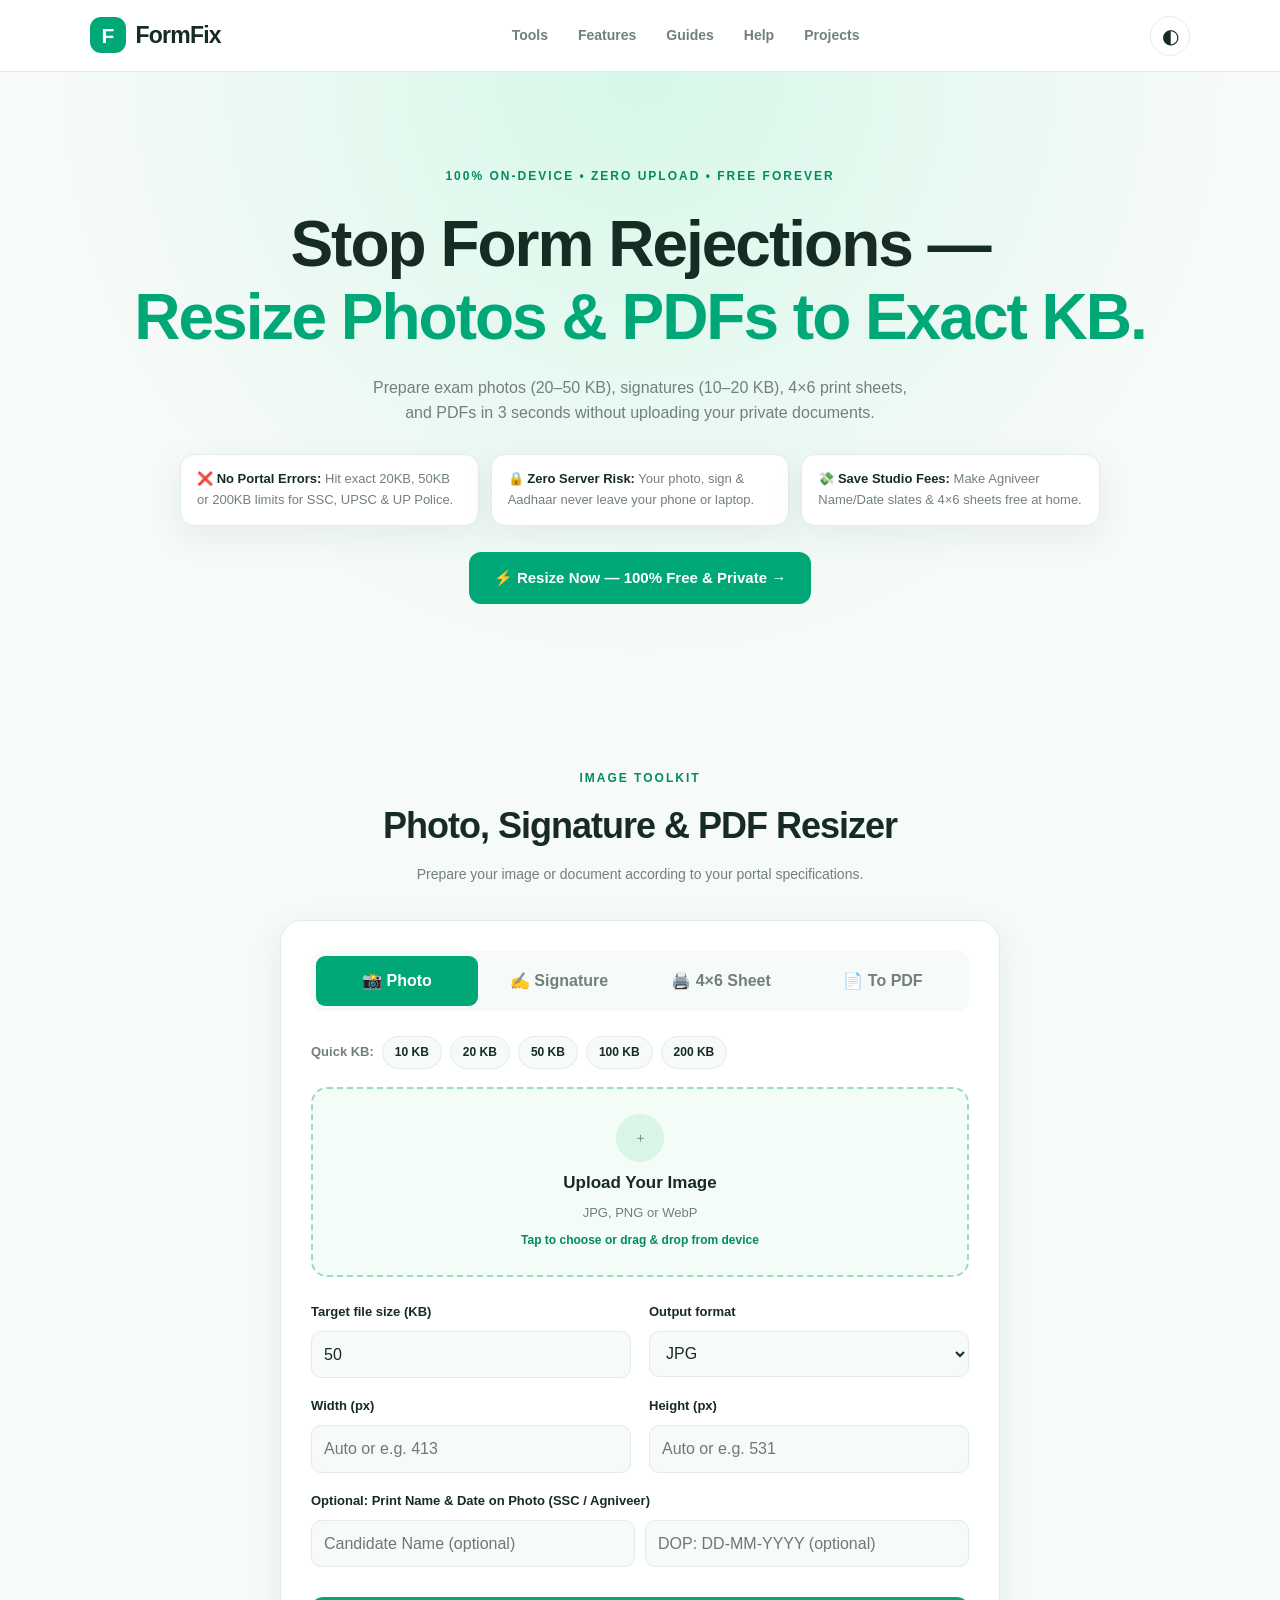
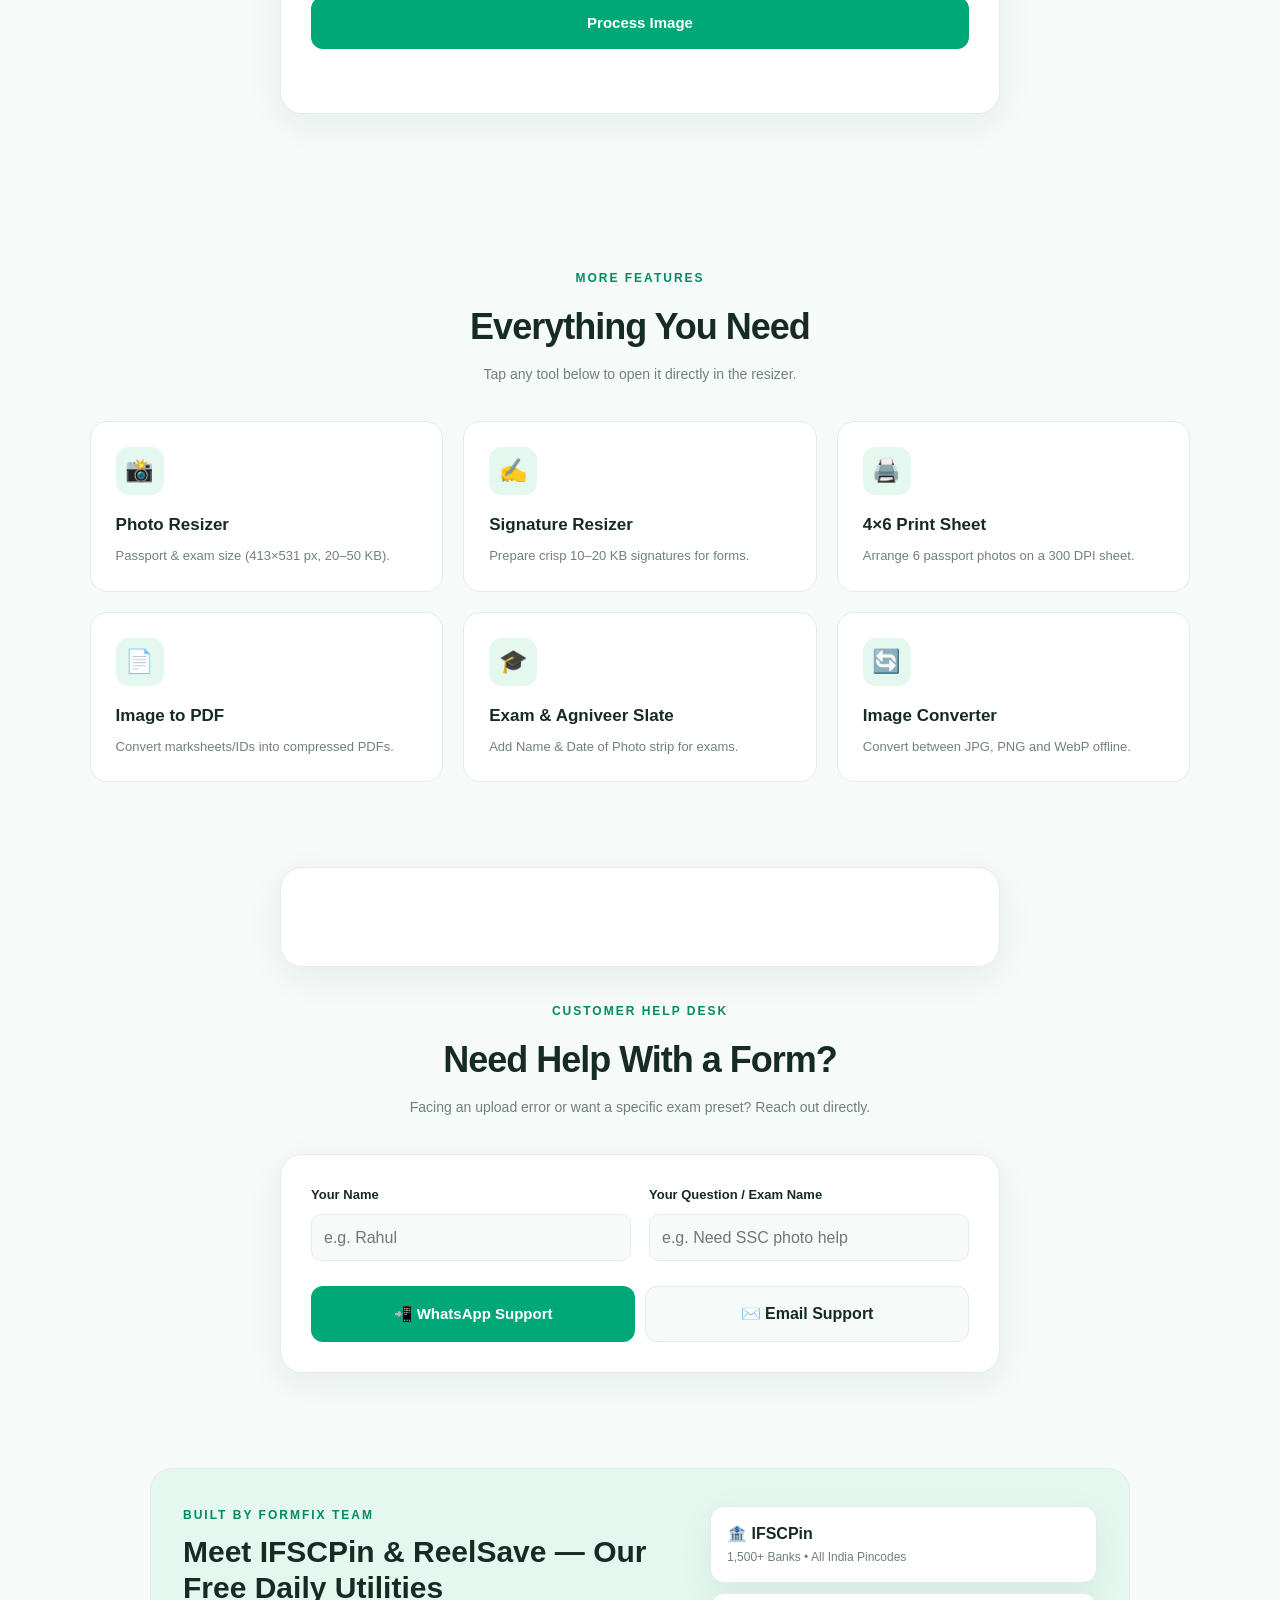
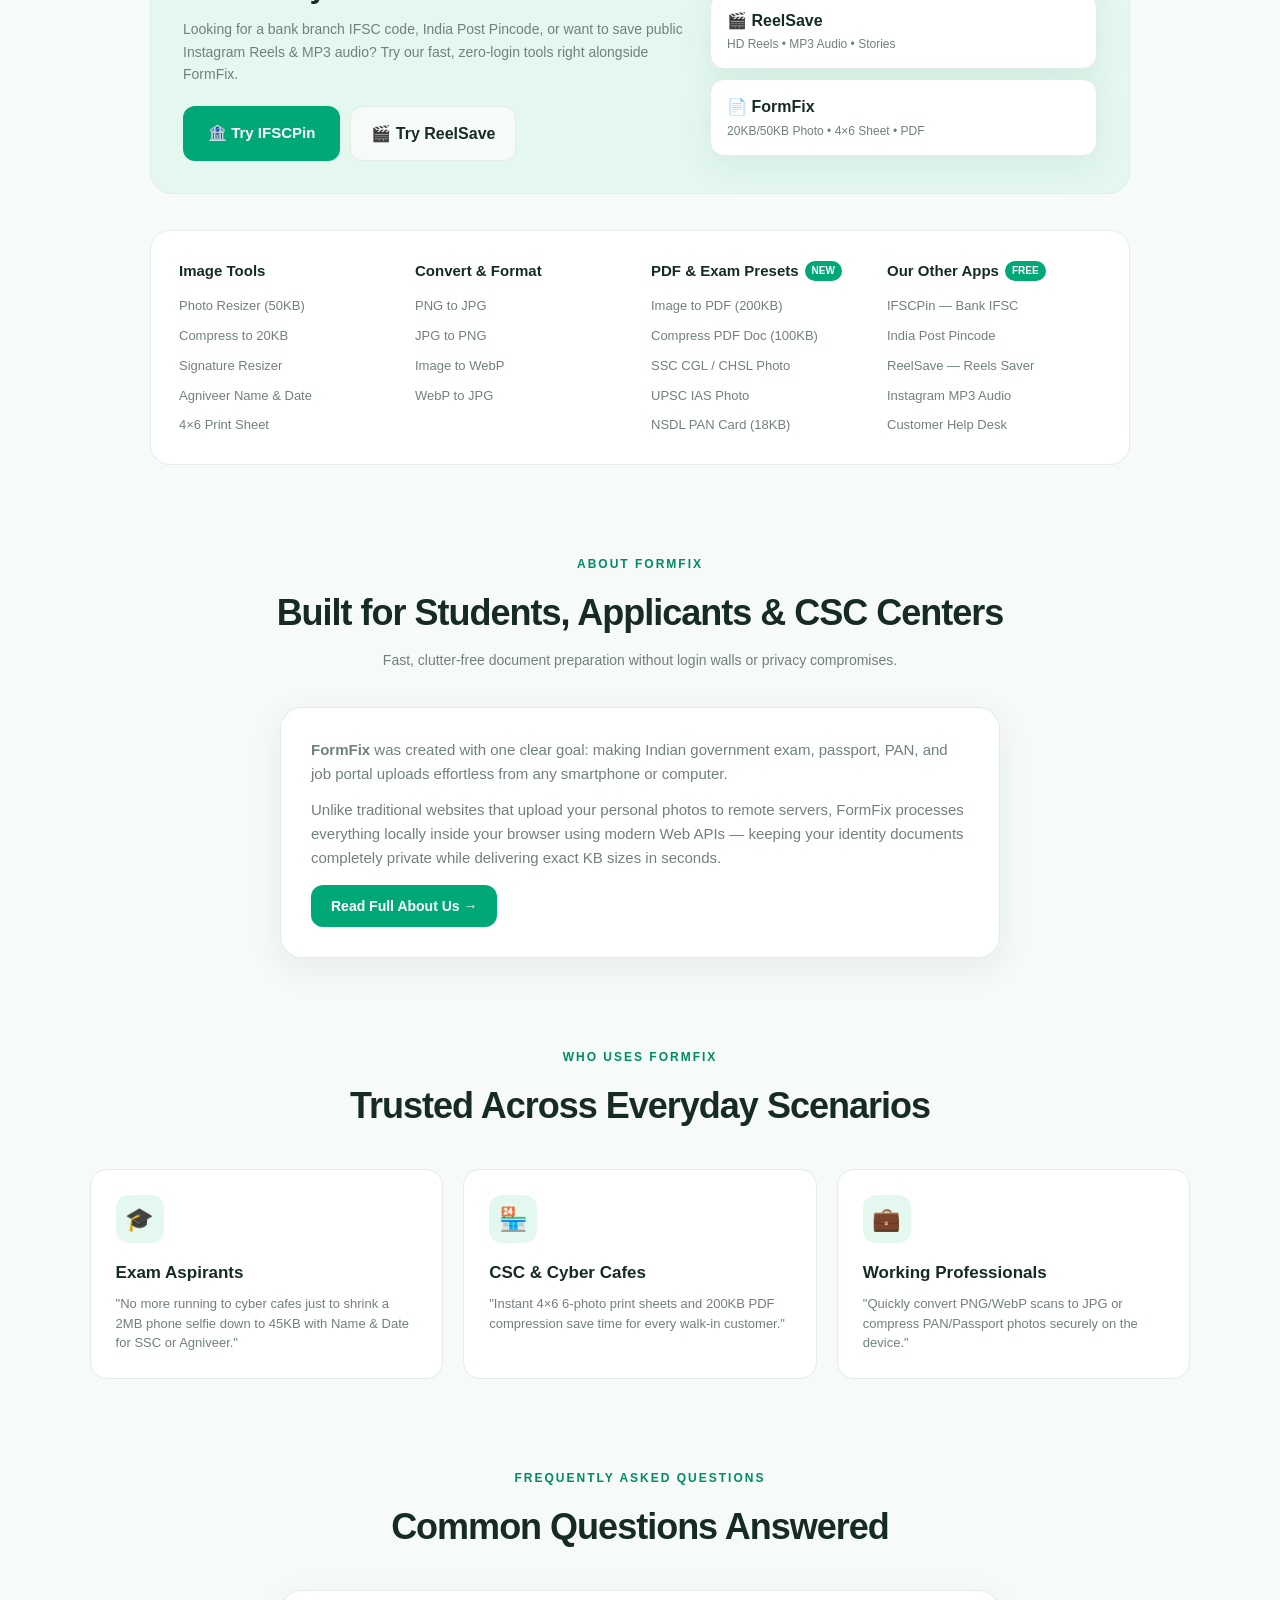
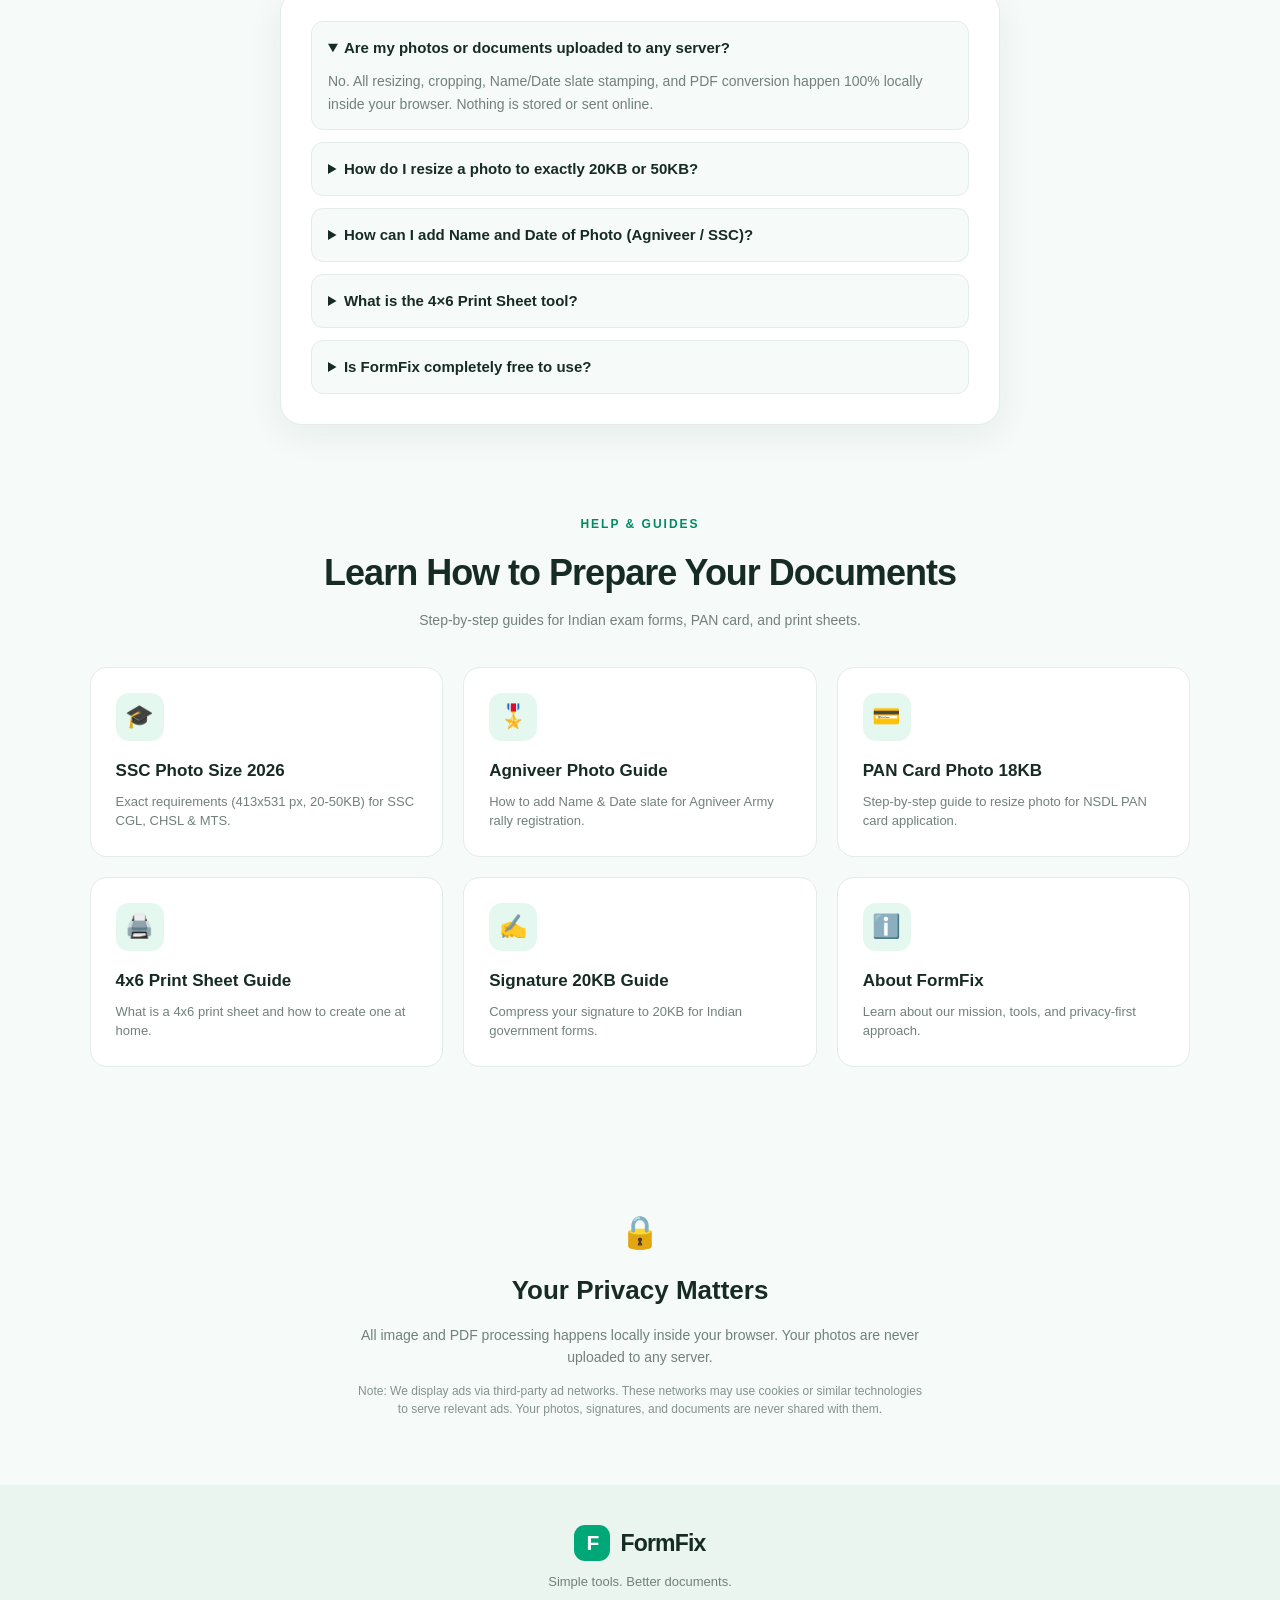
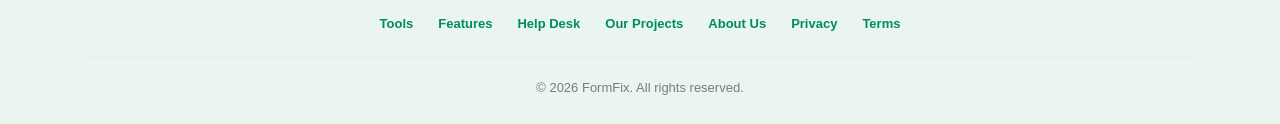
<file: index.html>
<!DOCTYPE html>
<html lang="en">
<head>
  <meta charset="UTF-8">
  <meta name="viewport" content="width=device-width, initial-scale=1.0">
  <meta name="theme-color" content="#00a878">
  <meta name="description" content="Resize photos and signatures to exact KB, prepare exam documents, create 4x6 print sheets and convert images to PDF with FormFix.">
  <meta name="google-site-verification" content="2zkR8C_0oChDXHNMMM1LnMh7ZDgH-DrjN1tBFUv_yv4" />
  <title>FormFix - Photo, Signature &amp; PDF Tools</title>
  
  <!-- Icons & PWA Setup -->
  <link rel="icon" type="image/png" href="favicon.png">
  <link rel="apple-touch-icon" href="favicon.png">
  <link rel="manifest" href="manifest.json">
  <meta name="apple-mobile-web-app-capable" content="yes">
  <meta name="apple-mobile-web-app-status-bar-style" content="default">
  
  <!-- CSS & JS -->
  <link rel="stylesheet" href="style.css">
  <script src="script.js" defer></script>
  
  <!-- SEO Schema (JSON-LD) -->
  <script type="application/ld+json">
  {
    "@context": "https://schema.org",
    "@graph": [
      {
        "@type": "WebApplication",
        "name": "FormFix",
        "url": "https://formfix-in.pages.dev/",
        "applicationCategory": "UtilitiesApplication",
        "operatingSystem": "Any",
        "offers": {
          "@type": "Offer",
          "price": "0",
          "priceCurrency": "INR"
        },
        "description": "Free 100% on-device tool to resize exam photos (20-50 KB), signatures (10-20 KB), 4x6 print sheets, Agniveer Name/Date slates, and compressed PDFs without server uploads."
      },
      {
        "@type": "FAQPage",
        "mainEntity": [
          {
            "@type": "Question",
            "name": "Are my photos or documents uploaded to any server?",
            "acceptedAnswer": {
              "@type": "Answer",
              "text": "No. All resizing, cropping, Name/Date slate stamping, and PDF conversion happen 100% locally inside your browser. Nothing is stored or sent online."
            }
          },
          {
            "@type": "Question",
            "name": "How do I resize a photo to exactly 20KB or 50KB?",
            "acceptedAnswer": {
              "@type": "Answer",
              "text": "Upload your photo, tap the 20 KB or 50 KB Quick chip (or type any KB), and click Process Image. FormFix automatically adjusts compression to stay under your target KB."
            }
          },
          {
            "@type": "Question",
            "name": "How can I add Name and Date of Photo (Agniveer / SSC)?",
            "acceptedAnswer": {
              "@type": "Answer",
              "text": "In Photo mode, enter your Candidate Name and DOP (DD-MM-YYYY) in the optional slate boxes before clicking Process Image."
            }
          },
          {
            "@type": "Question",
            "name": "What is the 4x6 Print Sheet tool?",
            "acceptedAnswer": {
              "@type": "Answer",
              "text": "It arranges 6 copies of your passport photo cleanly on a 300 DPI 4x6 inch sheet (1800x1200 px) ready for home or studio printing."
            }
          },
          {
            "@type": "Question",
            "name": "Is FormFix completely free to use?",
            "acceptedAnswer": {
              "@type": "Answer",
              "text": "Yes, all core photo, signature, print sheet, and PDF tools are free with no account or sign-up required."
            }
          }
        ]
      }
    ]
  }
  </script>
</head>
<body>

  <!-- HEADER -->
  <header class="header">
    <a href="/" class="logo">
      <span class="logo-icon">F</span>
      <span>FormFix</span>
    </a>

    <nav class="navigation">
      <a href="#tools">Tools</a>
      <a href="#exam-tools">Features</a>
      <a href="guides">Guides</a>
      <a href="#support">Help</a>
      <a href="#projects">Projects</a>
    </nav>

    <button id="themeToggle" class="theme-btn" type="button" aria-label="Toggle theme">◐</button>
  </header>

  <main>
    <!-- HERO SECTION -->
    <section class="hero">
      <span class="hero-tag">100% ON-DEVICE • ZERO UPLOAD • FREE FOREVER</span>
      <h1>Stop Form Rejections —<br><span>Resize Photos &amp; PDFs to Exact KB.</span></h1>
      <p>Prepare exam photos (20–50 KB), signatures (10–20 KB), 4×6 print sheets, and PDFs in 3 seconds without uploading your private documents.</p>

      <div class="pain-grid">
        <div class="pain-item">❌ <strong>No Portal Errors:</strong> Hit exact 20KB, 50KB or 200KB limits for SSC, UPSC &amp; UP Police.</div>
        <div class="pain-item">🔒 <strong>Zero Server Risk:</strong> Your photo, sign &amp; Aadhaar never leave your phone or laptop.</div>
        <div class="pain-item">💸 <strong>Save Studio Fees:</strong> Make Agniveer Name/Date slates &amp; 4×6 sheets free at home.</div>
      </div>

      <a href="#tools" class="primary-btn">⚡ Resize Now — 100% Free &amp; Private →</a>
    </section>

    <!-- MAIN RESIZER -->
    <section class="main-tool" id="tools">
      <div class="section-heading">
        <span class="eyebrow">IMAGE TOOLKIT</span>
        <h2>Photo, Signature &amp; PDF Resizer</h2>
        <p>Prepare your image or document according to your portal specifications.</p>
      </div>

      <div class="tool-card">

        <div class="mode-tabs">
          <button class="mode-btn active" type="button" data-mode="photo">📸 Photo</button>
          <button class="mode-btn" type="button" data-mode="signature">✍️ Signature</button>
          <button class="mode-btn" type="button" data-mode="sheet">🖨️ 4×6 Sheet</button>
          <button class="mode-btn" type="button" data-mode="pdf">📄 To PDF</button>
        </div>

        <!-- QUICK KB CHIPS -->
        <div class="quick-kb-row">
          <span>Quick KB:</span>
          <button type="button" class="kb-chip" data-kb="10">10 KB</button>
          <button type="button" class="kb-chip" data-kb="20">20 KB</button>
          <button type="button" class="kb-chip" data-kb="50">50 KB</button>
          <button type="button" class="kb-chip" data-kb="100">100 KB</button>
          <button type="button" class="kb-chip" data-kb="200">200 KB</button>
        </div>

        <label for="imageInput" class="upload-area" id="uploadArea">
          <span class="upload-icon">＋</span>
          <strong id="uploadHeading">Upload Your Image</strong>
          <span>JPG, PNG or WebP</span>
          <span class="upload-hint">Tap to choose or drag &amp; drop from device</span>
        </label>

        <input type="file" id="imageInput" accept="image/jpeg,image/png,image/webp" hidden>

        <div id="fileInfo" class="file-info" hidden>
          <span id="fileName"></span>
          <button id="removeImage" type="button">Remove</button>
        </div>

        <div class="settings">
          <div class="field">
            <label for="targetKB">Target file size (KB)</label>
            <input type="number" id="targetKB" value="50" min="1" max="5000">
          </div>

          <div class="field" id="formatField">
            <label for="outputFormat">Output format</label>
            <select id="outputFormat">
              <option value="image/jpeg">JPG</option>
              <option value="image/png">PNG</option>
              <option value="image/webp">WebP</option>
            </select>
          </div>

          <div class="field">
            <label for="imageWidth">Width (px)</label>
            <input type="number" id="imageWidth" placeholder="Auto or e.g. 413">
          </div>

          <div class="field">
            <label for="imageHeight">Height (px)</label>
            <input type="number" id="imageHeight" placeholder="Auto or e.g. 531">
          </div>

          <div class="field full-field" id="slateFields">
            <label>Optional: Print Name &amp; Date on Photo (SSC / Agniveer)</label>
            <div class="slate-row">
              <input type="text" id="photoName" placeholder="Candidate Name (optional)">
              <input type="text" id="photoDate" placeholder="DOP: DD-MM-YYYY (optional)">
            </div>
          </div>
        </div>

        <button id="processBtn" class="primary-btn process-btn" type="button">Process Image</button>

        <p id="statusMessage" class="status-message" aria-live="polite"></p>

        <!-- RESULT -->
        <div id="resultPanel" class="result-panel" hidden>
          <h3>Your Processed Output</h3>
          <img id="resultPreview" alt="Processed image preview">
          <div class="result-details">
            <p>File size: <strong id="resultSize">-</strong></p>
            <p>Dimensions: <strong id="resultDimensions">-</strong></p>
          </div>
          <a id="downloadBtn" class="primary-btn" href="#" download>Download File</a>
        </div>

      </div>
    </section>

    <!-- WORKING FEATURE CARDS -->
    <section class="extra-tools" id="exam-tools">
      <div class="section-heading">
        <span class="eyebrow">MORE FEATURES</span>
        <h2>Everything You Need</h2>
        <p>Tap any tool below to open it directly in the resizer.</p>
      </div>

      <div class="tools-grid">
        <a href="#tools" class="feature-card" onclick="event.preventDefault(); activatePreset('photo', 413, 531, 50, 'image/jpeg')">
          <span class="feature-icon">📸</span>
          <span class="feature-title">Photo Resizer</span>
          <span class="feature-desc">Passport &amp; exam size (413×531 px, 20–50 KB).</span>
        </a>

        <a href="#tools" class="feature-card" onclick="event.preventDefault(); activatePreset('signature', 300, 120, 20, 'image/jpeg')">
          <span class="feature-icon">✍️</span>
          <span class="feature-title">Signature Resizer</span>
          <span class="feature-desc">Prepare crisp 10–20 KB signatures for forms.</span>
        </a>

        <a href="#tools" class="feature-card" onclick="event.preventDefault(); activatePreset('sheet', 1800, 1200, 450, 'image/jpeg')">
          <span class="feature-icon">🖨️</span>
          <span class="feature-title">4×6 Print Sheet</span>
          <span class="feature-desc">Arrange 6 passport photos on a 300 DPI sheet.</span>
        </a>

        <a href="#tools" class="feature-card" onclick="event.preventDefault(); activatePreset('pdf', 1240, 1754, 200, 'image/jpeg')">
          <span class="feature-icon">📄</span>
          <span class="feature-title">Image to PDF</span>
          <span class="feature-desc">Convert marksheets/IDs into compressed PDFs.</span>
        </a>

        <a href="#tools" class="feature-card" onclick="event.preventDefault(); activatePreset('photo', 413, 531, 40, 'image/jpeg', true)">
          <span class="feature-icon">🎓</span>
          <span class="feature-title">Exam &amp; Agniveer Slate</span>
          <span class="feature-desc">Add Name &amp; Date of Photo strip for exams.</span>
        </a>

        <a href="#tools" class="feature-card" onclick="event.preventDefault(); activatePreset('photo', '', '', 100, 'image/webp')">
          <span class="feature-icon">🔄</span>
          <span class="feature-title">Image Converter</span>
          <span class="feature-desc">Convert between JPG, PNG and WebP offline.</span>
        </a>
      </div>
    </section>

    <!-- ADVERTISEMENT SPACE -->
    <section class="main-tool" style="padding: 10px 7%;" aria-label="Advertisement">
      <div class="tool-card" style="text-align: center; min-height: 100px;">
        <script async data-cfasync="false" src="https://bauval.org/21/e43c468d4d0cf0301e23d3f83ef463e6"></script>
        <div id="container-e43c468d4d0cf0301e23d3f83ef463e6"></div>
      </div>
    </section>

    <!-- CUSTOMER HELP DESK -->
    <section class="main-tool" id="support" style="padding-top: 20px;">
      <div class="section-heading">
        <span class="eyebrow">CUSTOMER HELP DESK</span>
        <h2>Need Help With a Form?</h2>
        <p>Facing an upload error or want a specific exam preset? Reach out directly.</p>
      </div>
      <div class="tool-card">
        <div class="settings" style="margin-top: 0;">
          <div class="field">
            <label for="helpName">Your Name</label>
            <input type="text" id="helpName" placeholder="e.g. Rahul">
          </div>
          <div class="field">
            <label for="helpQuery">Your Question / Exam Name</label>
            <input type="text" id="helpQuery" placeholder="e.g. Need SSC photo help">
          </div>
        </div>
        <div class="help-btns">
          <button type="button" class="primary-btn" onclick="sendHelp('wa')">📲 WhatsApp Support</button>
          <button type="button" class="secondary-btn" onclick="sendHelp('email')">✉️ Email Support</button>
        </div>
      </div>
    </section>

    <!-- BIG ECOSYSTEM PROMO BANNER & 4-COLUMN DIRECTORY -->
    <section class="main-tool" id="projects" style="padding-top: 20px;">
      <div class="promo-banner">
        <div class="promo-text">
          <span class="eyebrow">BUILT BY FORMFIX TEAM</span>
          <h2>Meet IFSCPin &amp; ReelSave — Our Free Daily Utilities</h2>
          <p>Looking for a bank branch IFSC code, India Post Pincode, or want to save public Instagram Reels &amp; MP3 audio? Try our fast, zero-login tools right alongside FormFix.</p>
          <div class="promo-btns">
            <a href="https://ifscpin.pages.dev/" target="_blank" rel="noopener noreferrer" class="primary-btn">🏦 Try IFSCPin</a>
            <a href="https://reelsave-rouge.vercel.app/" target="_blank" rel="noopener noreferrer" class="secondary-btn">🎬 Try ReelSave</a>
          </div>
        </div>
        <div class="promo-visual">
          <div class="mini-app-card">
            <strong>🏦 IFSCPin</strong>
            <small>1,500+ Banks • All India Pincodes</small>
          </div>
          <div class="mini-app-card">
            <strong>🎬 ReelSave</strong>
            <small>HD Reels • MP3 Audio • Stories</small>
          </div>
          <div class="mini-app-card">
            <strong>📄 FormFix</strong>
            <small>20KB/50KB Photo • 4×6 Sheet • PDF</small>
          </div>
        </div>
      </div>

      <!-- 4-COLUMN WORKING DIRECTORY -->
      <div class="mega-directory">
        <div class="dir-col">
          <h4>Image Tools</h4>
          <a href="#tools" onclick="event.preventDefault(); activatePreset('photo', 413, 531, 50, 'image/jpeg')">Photo Resizer (50KB)</a>
          <a href="#tools" onclick="event.preventDefault(); activatePreset('photo', 413, 531, 20, 'image/jpeg')">Compress to 20KB</a>
          <a href="#tools" onclick="event.preventDefault(); activatePreset('signature', 300, 120, 20, 'image/jpeg')">Signature Resizer</a>
          <a href="#tools" onclick="event.preventDefault(); activatePreset('photo', 413, 531, 40, 'image/jpeg', true)">Agniveer Name &amp; Date</a>
          <a href="#tools" onclick="event.preventDefault(); activatePreset('sheet', 1800, 1200, 450, 'image/jpeg')">4×6 Print Sheet</a>
        </div>

        <div class="dir-col">
          <h4>Convert &amp; Format</h4>
          <a href="#tools" onclick="event.preventDefault(); activatePreset('photo', '', '', 100, 'image/jpeg')">PNG to JPG</a>
          <a href="#tools" onclick="event.preventDefault(); activatePreset('photo', '', '', 200, 'image/png')">JPG to PNG</a>
          <a href="#tools" onclick="event.preventDefault(); activatePreset('photo', '', '', 80, 'image/webp')">Image to WebP</a>
          <a href="#tools" onclick="event.preventDefault(); activatePreset('photo', '', '', 100, 'image/jpeg')">WebP to JPG</a>
        </div>

        <div class="dir-col">
          <h4>PDF &amp; Exam Presets <span class="new-badge">NEW</span></h4>
          <a href="#tools" onclick="event.preventDefault(); activatePreset('pdf', 1240, 1754, 200, 'image/jpeg')">Image to PDF (200KB)</a>
          <a href="#tools" onclick="event.preventDefault(); activatePreset('pdf', 1240, 1754, 100, 'image/jpeg')">Compress PDF Doc (100KB)</a>
          <a href="#tools" onclick="event.preventDefault(); activatePreset('photo', 413, 531, 45, 'image/jpeg')">SSC CGL / CHSL Photo</a>
          <a href="#tools" onclick="event.preventDefault(); activatePreset('photo', 350, 350, 80, 'image/jpeg')">UPSC IAS Photo</a>
          <a href="#tools" onclick="event.preventDefault(); activatePreset('photo', 132, 170, 18, 'image/jpeg')">NSDL PAN Card (18KB)</a>
        </div>

        <div class="dir-col">
          <h4>Our Other Apps <span class="new-badge">FREE</span></h4>
          <a href="https://ifscpin.pages.dev/" target="_blank" rel="noopener noreferrer">IFSCPin — Bank IFSC</a>
          <a href="https://ifscpin.pages.dev/pincode-finder-india.html" target="_blank" rel="noopener noreferrer">India Post Pincode</a>
          <a href="https://reelsave-rouge.vercel.app/" target="_blank" rel="noopener noreferrer">ReelSave — Reels Saver</a>
          <a href="https://reelsave-rouge.vercel.app/instagram-audio-downloader.html" target="_blank" rel="noopener noreferrer">Instagram MP3 Audio</a>
          <a href="#support">Customer Help Desk</a>
        </div>
      </div>
    </section>

    <!-- ABOUT US -->
    <section class="main-tool" id="about" style="padding-top: 10px;">
      <div class="section-heading">
        <span class="eyebrow">ABOUT FORMFIX</span>
        <h2>Built for Students, Applicants &amp; CSC Centers</h2>
        <p>Fast, clutter-free document preparation without login walls or privacy compromises.</p>
      </div>
      <div class="tool-card about-card">
        <p><strong>FormFix</strong> was created with one clear goal: making Indian government exam, passport, PAN, and job portal uploads effortless from any smartphone or computer.</p>
        <p>Unlike traditional websites that upload your personal photos to remote servers, FormFix processes everything locally inside your browser using modern Web APIs — keeping your identity documents completely private while delivering exact KB sizes in seconds.</p>
        <p style="margin-top: 15px;"><a href="about.html" class="primary-btn" style="font-size: 14px; padding: 10px 20px;">Read Full About Us →</a></p>
      </div>
    </section>

    <!-- REAL USE CASES -->
    <section class="extra-tools" id="use-cases" style="padding-top: 10px;">
      <div class="section-heading">
        <span class="eyebrow">WHO USES FORMFIX</span>
        <h2>Trusted Across Everyday Scenarios</h2>
      </div>
      <div class="tools-grid">
        <div class="feature-card static">
          <span class="feature-icon">🎓</span>
          <span class="feature-title">Exam Aspirants</span>
          <span class="feature-desc">"No more running to cyber cafes just to shrink a 2MB phone selfie down to 45KB with Name &amp; Date for SSC or Agniveer."</span>
        </div>
        <div class="feature-card static">
          <span class="feature-icon">🏪</span>
          <span class="feature-title">CSC &amp; Cyber Cafes</span>
          <span class="feature-desc">"Instant 4×6 6-photo print sheets and 200KB PDF compression save time for every walk-in customer."</span>
        </div>
        <div class="feature-card static">
          <span class="feature-icon">💼</span>
          <span class="feature-title">Working Professionals</span>
          <span class="feature-desc">"Quickly convert PNG/WebP scans to JPG or compress PAN/Passport photos securely on the device."</span>
        </div>
      </div>
    </section>

    <!-- FAQ -->
    <section class="main-tool" id="faq" style="padding-top: 10px;">
      <div class="section-heading">
        <span class="eyebrow">FREQUENTLY ASKED QUESTIONS</span>
        <h2>Common Questions Answered</h2>
      </div>
      <div class="tool-card faq-wrap">
        <details class="faq-box" open>
          <summary>Are my photos or documents uploaded to any server?</summary>
          <p>No. All resizing, cropping, Name/Date slate stamping, and PDF conversion happen 100% locally inside your browser. Nothing is stored or sent online.</p>
        </details>
        <details class="faq-box">
          <summary>How do I resize a photo to exactly 20KB or 50KB?</summary>
          <p>Upload your photo, tap the 20 KB or 50 KB Quick chip (or type any KB), and click Process Image. FormFix automatically adjusts compression to stay under your target KB.</p>
        </details>
        <details class="faq-box">
          <summary>How can I add Name and Date of Photo (Agniveer / SSC)?</summary>
          <p>In Photo mode, enter your Candidate Name and DOP (DD-MM-YYYY) in the optional slate boxes before clicking Process Image.</p>
        </details>
        <details class="faq-box">
          <summary>What is the 4×6 Print Sheet tool?</summary>
          <p>It arranges 6 copies of your passport photo cleanly on a 300 DPI 4×6 inch sheet (1800×1200 px) ready for home or studio printing.</p>
        </details>
        <details class="faq-box">
          <summary>Is FormFix completely free to use?</summary>
          <p>Yes, all core photo, signature, print sheet, and PDF tools are free with no account or sign-up required.</p>
        </details>
      </div>
    </section>

    <!-- GUIDES / BLOG SECTION -->
<section class="main-tool" id="guides" style="padding-top: 10px;">
  <div class="section-heading">
    <span class="eyebrow">HELP & GUIDES</span>
    <h2>Learn How to Prepare Your Documents</h2>
    <p>Step-by-step guides for Indian exam forms, PAN card, and print sheets.</p>
  </div>
  <div class="tools-grid">
    <a href="/ssc-photo-size-2026.html" class="feature-card">
      <span class="feature-icon">🎓</span>
      <span class="feature-title">SSC Photo Size 2026</span>
      <span class="feature-desc">Exact requirements (413x531 px, 20-50KB) for SSC CGL, CHSL & MTS.</span>
    </a>
    <a href="/agniveer-photo-guide.html" class="feature-card">
      <span class="feature-icon">🎖️</span>
      <span class="feature-title">Agniveer Photo Guide</span>
      <span class="feature-desc">How to add Name & Date slate for Agniveer Army rally registration.</span>
    </a>
    <a href="/pan-card-photo-18kb.html" class="feature-card">
      <span class="feature-icon">💳</span>
      <span class="feature-title">PAN Card Photo 18KB</span>
      <span class="feature-desc">Step-by-step guide to resize photo for NSDL PAN card application.</span>
    </a>
    <a href="/4x6-print-sheet-guide.html" class="feature-card">
      <span class="feature-icon">🖨️</span>
      <span class="feature-title">4x6 Print Sheet Guide</span>
      <span class="feature-desc">What is a 4x6 print sheet and how to create one at home.</span>
    </a>
    <a href="/signature-20kb-guide.html" class="feature-card">
      <span class="feature-icon">✍️</span>
      <span class="feature-title">Signature 20KB Guide</span>
      <span class="feature-desc">Compress your signature to 20KB for Indian government forms.</span>
    </a>
    <a href="/about.html" class="feature-card">
      <span class="feature-icon">ℹ️</span>
      <span class="feature-title">About FormFix</span>
      <span class="feature-desc">Learn about our mission, tools, and privacy-first approach.</span>
    </a>
  </div>
</section>

    <!-- PRIVACY -->
    <section class="privacy-section">
      <span class="privacy-icon">🔒</span>
      <h2>Your Privacy Matters</h2>
      <p>All image and PDF processing happens locally inside your browser. Your photos are never uploaded to any server.</p>
      <p class="ad-disclosure"><small>Note: We display ads via third-party ad networks. These networks may use cookies or similar technologies to serve relevant ads. Your photos, signatures, and documents are never shared with them.</small></p>
    </section>

  </main>

  <!-- FOOTER -->
  <footer class="footer">
    <a href="/" class="logo">
      <span class="logo-icon">F</span>
      <span>FormFix</span>
    </a>
    <p>Simple tools. Better documents.</p>
    <div class="footer-links">
      <a href="#tools">Tools</a>
      <a href="#exam-tools">Features</a>
      <a href="#support">Help Desk</a>
      <a href="#projects">Our Projects</a>
      <a href="about.html">About Us</a>
      <a href="privacy.html">Privacy</a>
      <a href="terms.html">Terms</a>
    </div>
    <p class="copyright">© 2026 FormFix. All rights reserved.</p>
  </footer>

  <script data-cfasync="false" src="https://bauval.org/14/abb6b5600c8b539414350c29572de0a1"></script>
</body>
</html>
</file>
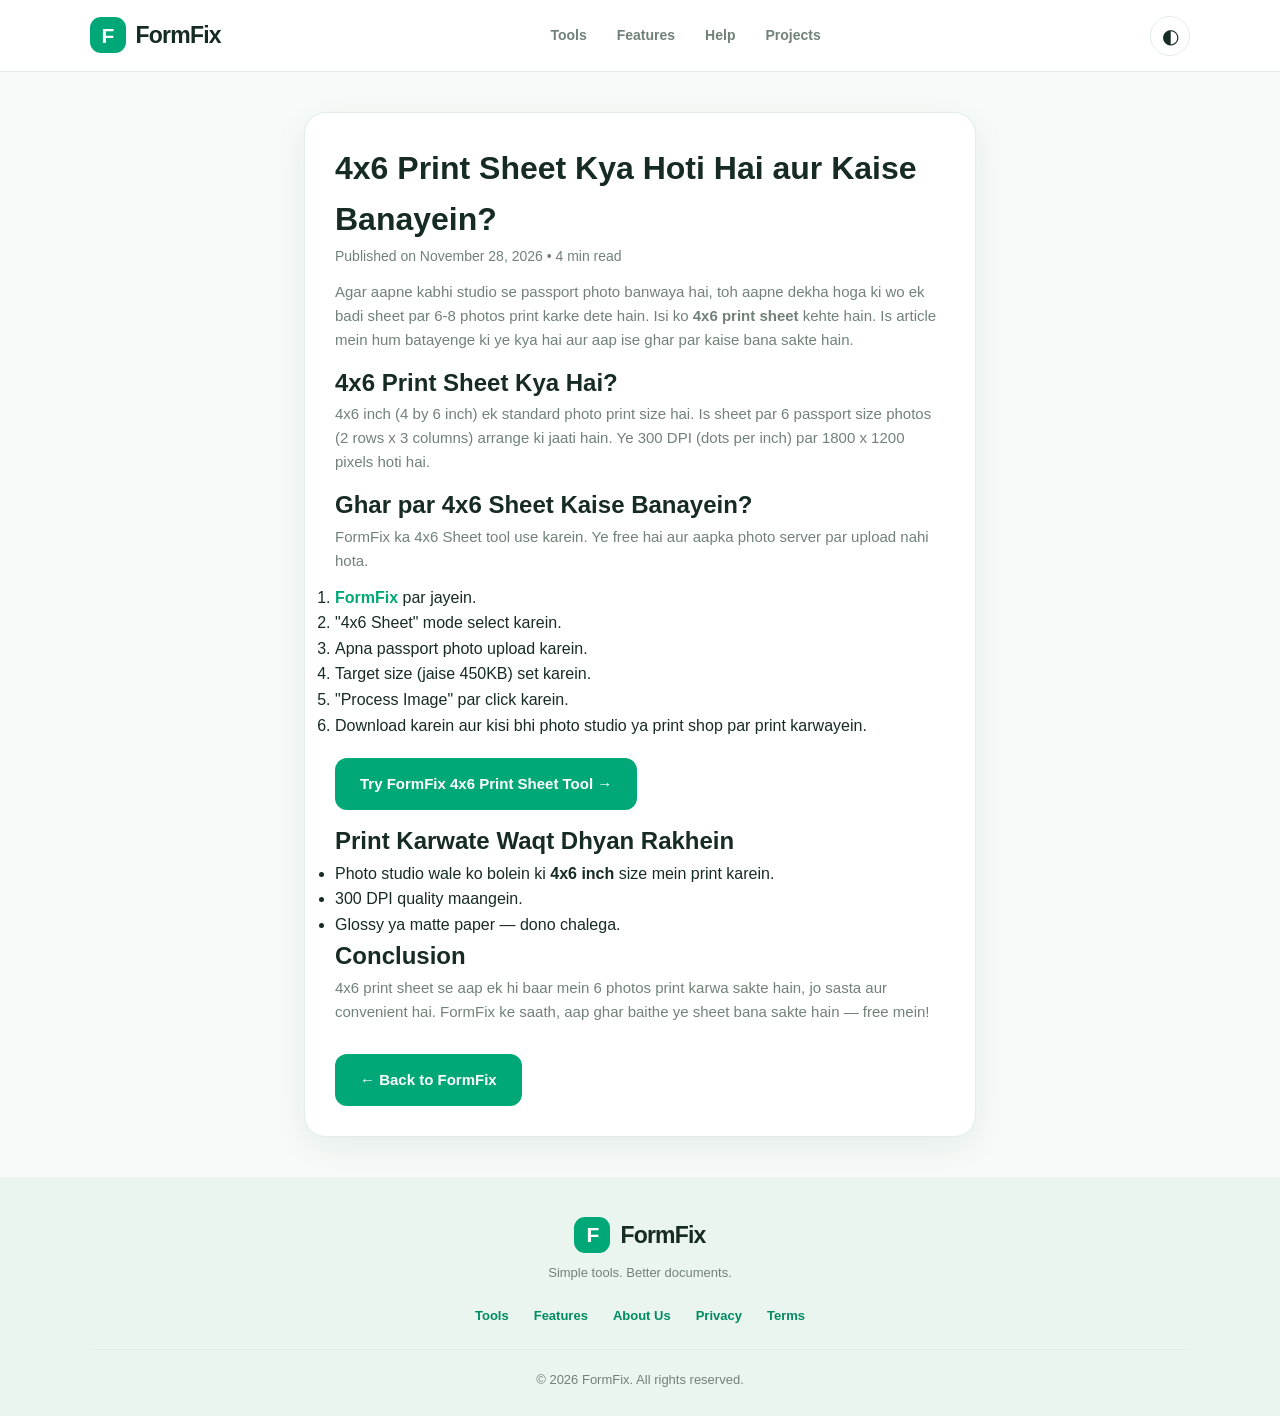
<file: 4x6-print-sheet-guide.html>
<!DOCTYPE html>
<html lang="en">
<head>
  <meta charset="UTF-8">
  <meta name="viewport" content="width=device-width, initial-scale=1.0">
  <meta name="theme-color" content="#00a878">
  <meta name="description" content="Learn what a 4x6 print sheet is and how to create one with 6 passport photos at 300 DPI. Free tool for home printing.">
  <title>4x6 Print Sheet Kya Hoti Hai aur Kaise Banayein? - FormFix</title>
  
  <link rel="icon" type="image/png" href="favicon.png">
  <link rel="manifest" href="manifest.json">
  <link rel="stylesheet" href="style.css">
  
  <script type="application/ld+json">
  {
    "@context": "https://schema.org",
    "@type": "Article",
    "headline": "4x6 Print Sheet Kya Hoti Hai aur Kaise Banayein?",
    "description": "Learn what a 4x6 print sheet is and how to create one with 6 passport photos.",
    "author": {
      "@type": "Organization",
      "name": "FormFix"
    },
    "datePublished": "2026-11-28",
    "dateModified": "2026-11-28"
  }
  </script>
</head>
<body>

  <header class="header">
    <a href="/" class="logo">
      <span class="logo-icon">F</span>
      <span>FormFix</span>
    </a>
    <nav class="navigation">
      <a href="/#tools">Tools</a>
      <a href="/#exam-tools">Features</a>
      <a href="/#support">Help</a>
      <a href="/#projects">Projects</a>
    </nav>
    <button id="themeToggle" class="theme-btn" type="button" aria-label="Toggle theme">◐</button>
  </header>

  <main class="main-tool" style="max-width: 800px; margin: 40px auto; padding: 0 5%;">
    <div class="tool-card about-card">
      <h1>4x6 Print Sheet Kya Hoti Hai aur Kaise Banayein?</h1>
      <p style="color: var(--muted); font-size: 14px;">Published on November 28, 2026 • 4 min read</p>

      <p>Agar aapne kabhi studio se passport photo banwaya hai, toh aapne dekha hoga ki wo ek badi sheet par 6-8 photos print karke dete hain. Isi ko <strong>4x6 print sheet</strong> kehte hain. Is article mein hum batayenge ki ye kya hai aur aap ise ghar par kaise bana sakte hain.</p>

      <h2>4x6 Print Sheet Kya Hai?</h2>
      <p>4x6 inch (4 by 6 inch) ek standard photo print size hai. Is sheet par 6 passport size photos (2 rows x 3 columns) arrange ki jaati hain. Ye 300 DPI (dots per inch) par 1800 x 1200 pixels hoti hai.</p>

      <h2>Ghar par 4x6 Sheet Kaise Banayein?</h2>
      <p>FormFix ka 4x6 Sheet tool use karein. Ye free hai aur aapka photo server par upload nahi hota.</p>
      <ol>
        <li><a href="/" style="color: var(--primary); font-weight: 600;">FormFix</a> par jayein.</li>
        <li>"4x6 Sheet" mode select karein.</li>
        <li>Apna passport photo upload karein.</li>
        <li>Target size (jaise 450KB) set karein.</li>
        <li>"Process Image" par click karein.</li>
        <li>Download karein aur kisi bhi photo studio ya print shop par print karwayein.</li>
      </ol>

      <p style="margin-top: 20px;">
        <a href="/#tools" class="primary-btn">Try FormFix 4x6 Print Sheet Tool →</a>
      </p>

      <h2>Print Karwate Waqt Dhyan Rakhein</h2>
      <ul>
        <li>Photo studio wale ko bolein ki <strong>4x6 inch</strong> size mein print karein.</li>
        <li>300 DPI quality maangein.</li>
        <li>Glossy ya matte paper — dono chalega.</li>
      </ul>

      <h2>Conclusion</h2>
      <p>4x6 print sheet se aap ek hi baar mein 6 photos print karwa sakte hain, jo sasta aur convenient hai. FormFix ke saath, aap ghar baithe ye sheet bana sakte hain — free mein!</p>

      <p style="margin-top: 30px;">
        <a href="/" class="primary-btn">← Back to FormFix</a>
      </p>
    </div>
  </main>

  <footer class="footer" style="margin-top: 40px;">
    <a href="/" class="logo">
      <span class="logo-icon">F</span>
      <span>FormFix</span>
    </a>
    <p>Simple tools. Better documents.</p>
    <div class="footer-links">
      <a href="/#tools">Tools</a>
      <a href="/#exam-tools">Features</a>
      <a href="/about.html">About Us</a>
      <a href="/privacy.html">Privacy</a>
      <a href="/terms.html">Terms</a>
    </div>
    <p class="copyright">© 2026 FormFix. All rights reserved.</p>
  </footer>

  <script>
    try { if (localStorage.getItem("formfix-theme") === "dark") document.body.classList.add("dark"); } catch {}
    document.getElementById("themeToggle").addEventListener("click", () => {
      document.body.classList.toggle("dark");
      try { localStorage.setItem("formfix-theme", document.body.classList.contains("dark") ? "dark" : "light"); } catch {}
    });
  </script>
</body>
</html>
</file>
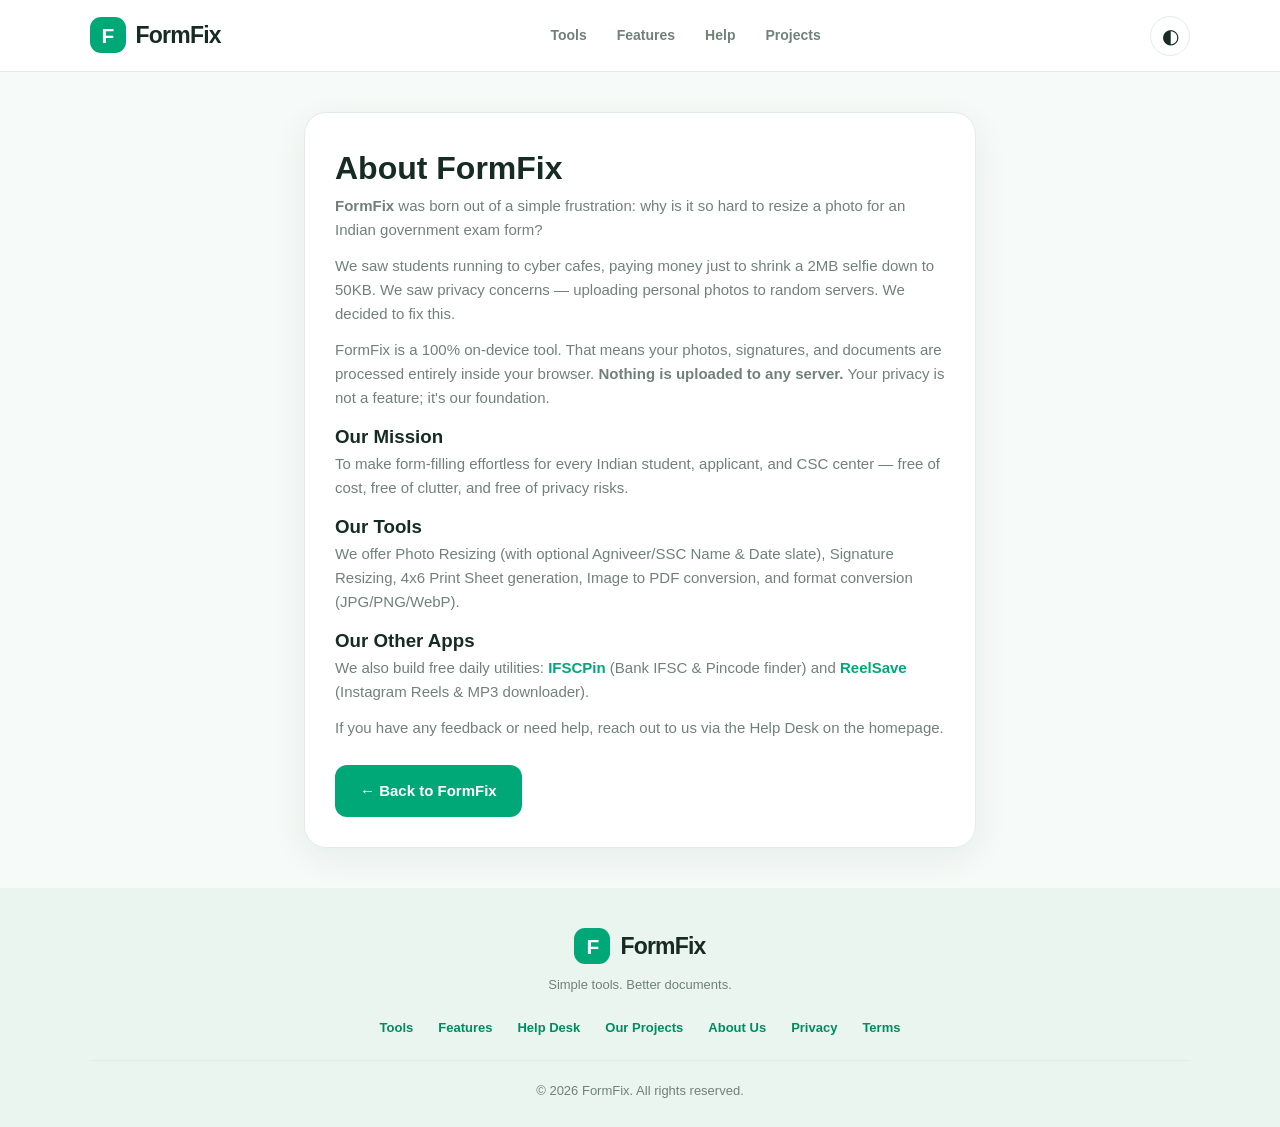
<file: about.html>
<!DOCTYPE html>
<html lang="en">
<head>
  <meta charset="UTF-8">
  <meta name="viewport" content="width=device-width, initial-scale=1.0">
  <meta name="theme-color" content="#00a878">
  <meta name="description" content="Learn about FormFix, a free 100% on-device tool for Indian exam photo resizing, signature preparation, and PDF conversion. Built for students, applicants, and CSC centers.">
  <title>About Us - FormFix</title>
  
  <!-- Icons & PWA Setup -->
  <link rel="icon" type="image/png" href="favicon.png">
  <link rel="apple-touch-icon" href="favicon.png">
  <link rel="manifest" href="manifest.json">
  <meta name="apple-mobile-web-app-capable" content="yes">
  <meta name="apple-mobile-web-app-status-bar-style" content="default">
  
  <!-- CSS & JS -->
  <link rel="stylesheet" href="style.css">
</head>
<body>

  <!-- HEADER -->
  <header class="header">
    <a href="/" class="logo">
      <span class="logo-icon">F</span>
      <span>FormFix</span>
    </a>

    <nav class="navigation">
      <a href="/#tools">Tools</a>
      <a href="/#exam-tools">Features</a>
      <a href="/#support">Help</a>
      <a href="/#projects">Projects</a>
    </nav>

    <button id="themeToggle" class="theme-btn" type="button" aria-label="Toggle theme">◐</button>
  </header>

  <main class="main-tool" style="max-width: 800px; margin: 40px auto; padding: 0 5%;">
    <div class="tool-card about-card">
      <h1>About FormFix</h1>
      
      <p><strong>FormFix</strong> was born out of a simple frustration: why is it so hard to resize a photo for an Indian government exam form?</p>

      <p>We saw students running to cyber cafes, paying money just to shrink a 2MB selfie down to 50KB. We saw privacy concerns — uploading personal photos to random servers. We decided to fix this.</p>

      <p>FormFix is a 100% on-device tool. That means your photos, signatures, and documents are processed entirely inside your browser. <strong>Nothing is uploaded to any server.</strong> Your privacy is not a feature; it's our foundation.</p>

      <h3>Our Mission</h3>
      <p>To make form-filling effortless for every Indian student, applicant, and CSC center — free of cost, free of clutter, and free of privacy risks.</p>

      <h3>Our Tools</h3>
      <p>We offer Photo Resizing (with optional Agniveer/SSC Name & Date slate), Signature Resizing, 4x6 Print Sheet generation, Image to PDF conversion, and format conversion (JPG/PNG/WebP).</p>

      <h3>Our Other Apps</h3>
      <p>We also build free daily utilities: <a href="https://ifscpin.pages.dev/" target="_blank" rel="noopener noreferrer" style="color: var(--primary); font-weight: 600;">IFSCPin</a> (Bank IFSC & Pincode finder) and <a href="https://reelsave-rouge.vercel.app/" target="_blank" rel="noopener noreferrer" style="color: var(--primary); font-weight: 600;">ReelSave</a> (Instagram Reels & MP3 downloader).</p>

      <p>If you have any feedback or need help, reach out to us via the Help Desk on the homepage.</p>

      <p style="margin-top: 25px;">
        <a href="/" class="primary-btn">← Back to FormFix</a>
      </p>
    </div>
  </main>

  <!-- FOOTER -->
  <footer class="footer" style="margin-top: 40px;">
    <a href="/" class="logo">
      <span class="logo-icon">F</span>
      <span>FormFix</span>
    </a>
    <p>Simple tools. Better documents.</p>
    <div class="footer-links">
      <a href="/#tools">Tools</a>
      <a href="/#exam-tools">Features</a>
      <a href="/#support">Help Desk</a>
      <a href="/#projects">Our Projects</a>
      <a href="about.html">About Us</a>
      <a href="privacy.html">Privacy</a>
      <a href="terms.html">Terms</a>
    </div>
    <p class="copyright">© 2026 FormFix. All rights reserved.</p>
  </footer>

  <!-- Theme Toggle Script -->
  <script>
    try {
      if (localStorage.getItem("formfix-theme") === "dark") document.body.classList.add("dark");
    } catch {}
    document.getElementById("themeToggle").addEventListener("click", () => {
      document.body.classList.toggle("dark");
      try {
        localStorage.setItem("formfix-theme", document.body.classList.contains("dark") ? "dark" : "light");
      } catch {}
    });
  </script>

</body>
</html>
</file>
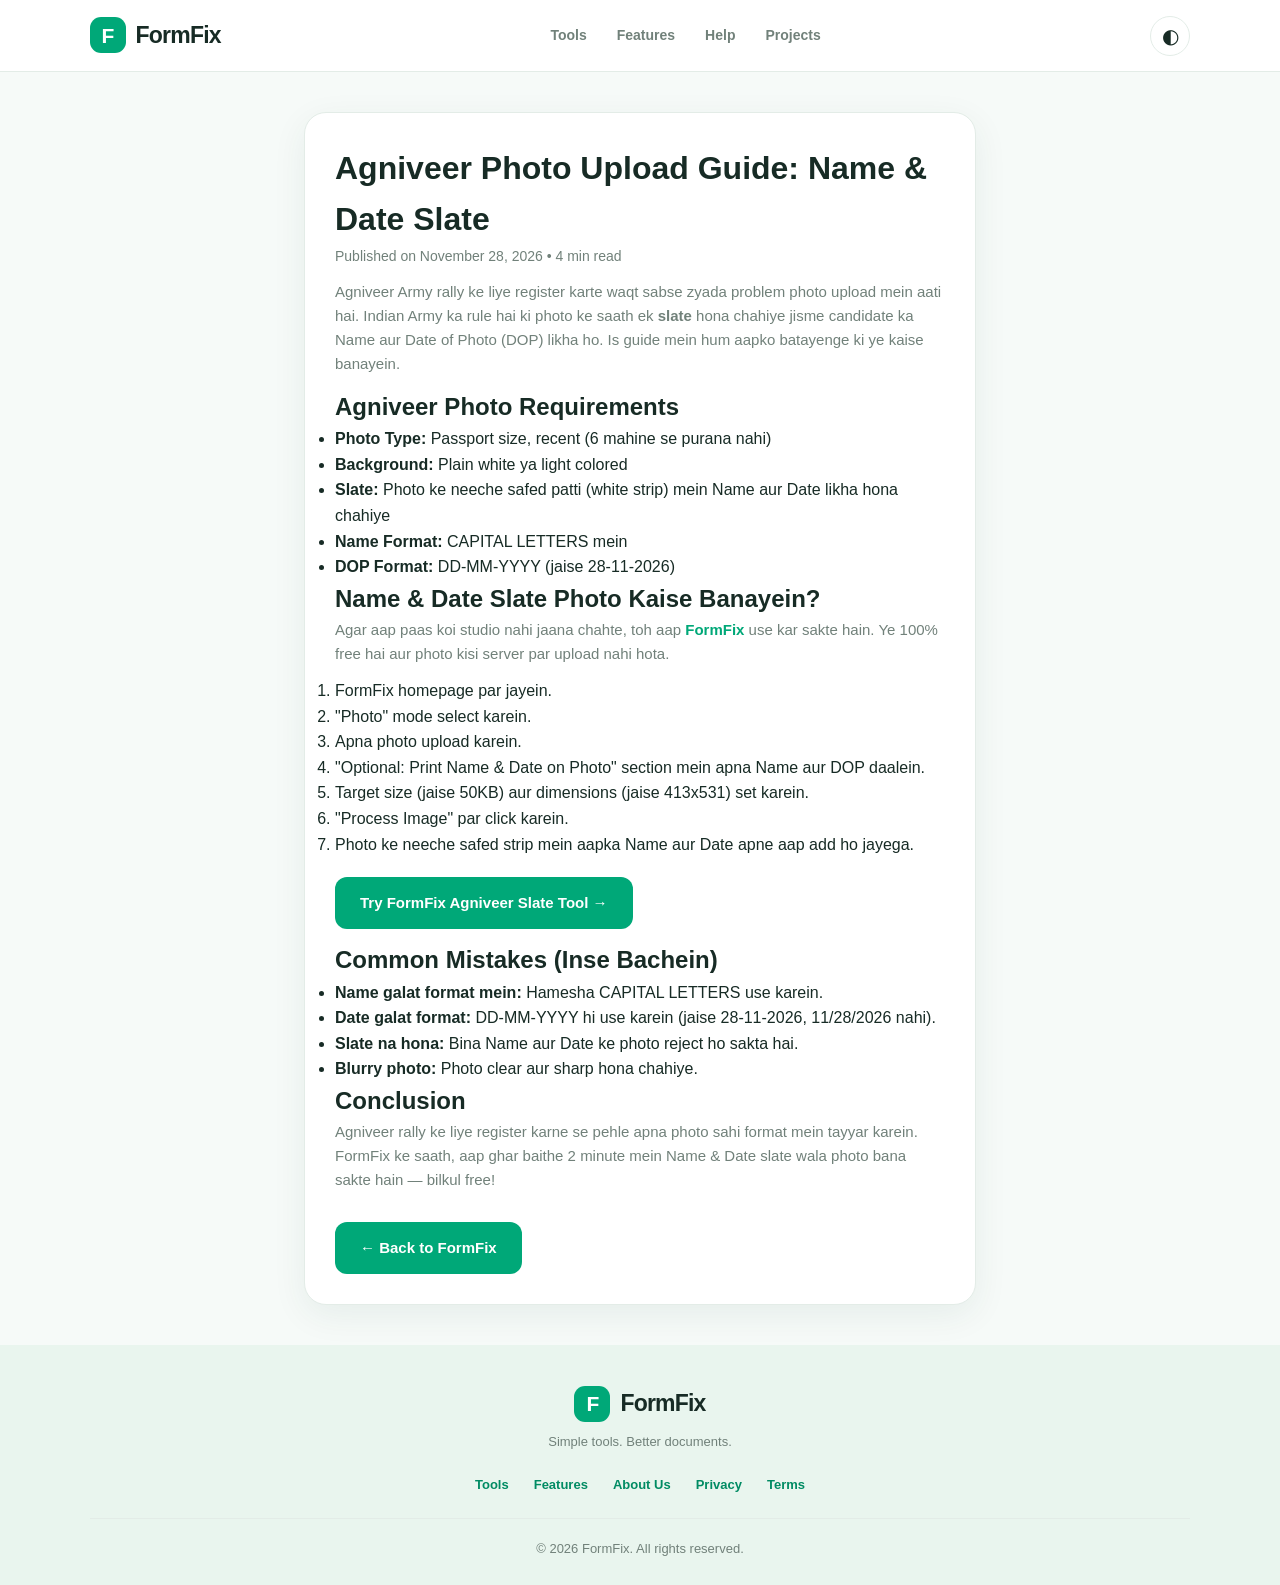
<file: agniveer-photo-guide.html>
<!DOCTYPE html>
<html lang="en">
<head>
  <meta charset="UTF-8">
  <meta name="viewport" content="width=device-width, initial-scale=1.0">
  <meta name="theme-color" content="#00a878">
  <meta name="description" content="Complete guide to Agniveer Army photo upload. Learn the exact photo size, Name & Date slate requirements, and how to prepare your photo for the Agniveer rally.">
  <title>Agniveer Photo Upload Guide: Name & Date Slate - FormFix</title>
  
  <link rel="icon" type="image/png" href="favicon.png">
  <link rel="manifest" href="manifest.json">
  <link rel="stylesheet" href="style.css">
  
  <script type="application/ld+json">
  {
    "@context": "https://schema.org",
    "@type": "Article",
    "headline": "Agniveer Photo Upload Guide: Name & Date Slate",
    "description": "Learn the exact photo requirements for Agniveer Army rally registration and how to add Name & Date slate.",
    "author": {
      "@type": "Organization",
      "name": "FormFix"
    },
    "datePublished": "2026-11-28",
    "dateModified": "2026-11-28"
  }
  </script>
</head>
<body>

  <header class="header">
    <a href="/" class="logo">
      <span class="logo-icon">F</span>
      <span>FormFix</span>
    </a>
    <nav class="navigation">
      <a href="/#tools">Tools</a>
      <a href="/#exam-tools">Features</a>
      <a href="/#support">Help</a>
      <a href="/#projects">Projects</a>
    </nav>
    <button id="themeToggle" class="theme-btn" type="button" aria-label="Toggle theme">◐</button>
  </header>

  <main class="main-tool" style="max-width: 800px; margin: 40px auto; padding: 0 5%;">
    <div class="tool-card about-card">
      <h1>Agniveer Photo Upload Guide: Name & Date Slate</h1>
      <p style="color: var(--muted); font-size: 14px;">Published on November 28, 2026 • 4 min read</p>

      <p>Agniveer Army rally ke liye register karte waqt sabse zyada problem photo upload mein aati hai. Indian Army ka rule hai ki photo ke saath ek <strong>slate</strong> hona chahiye jisme candidate ka Name aur Date of Photo (DOP) likha ho. Is guide mein hum aapko batayenge ki ye kaise banayein.</p>

      <h2>Agniveer Photo Requirements</h2>
      <ul>
        <li><strong>Photo Type:</strong> Passport size, recent (6 mahine se purana nahi)</li>
        <li><strong>Background:</strong> Plain white ya light colored</li>
        <li><strong>Slate:</strong> Photo ke neeche safed patti (white strip) mein Name aur Date likha hona chahiye</li>
        <li><strong>Name Format:</strong> CAPITAL LETTERS mein</li>
        <li><strong>DOP Format:</strong> DD-MM-YYYY (jaise 28-11-2026)</li>
      </ul>

      <h2>Name & Date Slate Photo Kaise Banayein?</h2>
      <p>Agar aap paas koi studio nahi jaana chahte, toh aap <a href="/" style="color: var(--primary); font-weight: 600;">FormFix</a> use kar sakte hain. Ye 100% free hai aur photo kisi server par upload nahi hota.</p>
      <ol>
        <li>FormFix homepage par jayein.</li>
        <li>"Photo" mode select karein.</li>
        <li>Apna photo upload karein.</li>
        <li>"Optional: Print Name & Date on Photo" section mein apna Name aur DOP daalein.</li>
        <li>Target size (jaise 50KB) aur dimensions (jaise 413x531) set karein.</li>
        <li>"Process Image" par click karein.</li>
        <li>Photo ke neeche safed strip mein aapka Name aur Date apne aap add ho jayega.</li>
      </ol>

      <p style="margin-top: 20px;">
        <a href="/#tools" class="primary-btn">Try FormFix Agniveer Slate Tool →</a>
      </p>

      <h2>Common Mistakes (Inse Bachein)</h2>
      <ul>
        <li><strong>Name galat format mein:</strong> Hamesha CAPITAL LETTERS use karein.</li>
        <li><strong>Date galat format:</strong> DD-MM-YYYY hi use karein (jaise 28-11-2026, 11/28/2026 nahi).</li>
        <li><strong>Slate na hona:</strong> Bina Name aur Date ke photo reject ho sakta hai.</li>
        <li><strong>Blurry photo:</strong> Photo clear aur sharp hona chahiye.</li>
      </ul>

      <h2>Conclusion</h2>
      <p>Agniveer rally ke liye register karne se pehle apna photo sahi format mein tayyar karein. FormFix ke saath, aap ghar baithe 2 minute mein Name & Date slate wala photo bana sakte hain — bilkul free!</p>

      <p style="margin-top: 30px;">
        <a href="/" class="primary-btn">← Back to FormFix</a>
      </p>
    </div>
  </main>

  <footer class="footer" style="margin-top: 40px;">
    <a href="/" class="logo">
      <span class="logo-icon">F</span>
      <span>FormFix</span>
    </a>
    <p>Simple tools. Better documents.</p>
    <div class="footer-links">
      <a href="/#tools">Tools</a>
      <a href="/#exam-tools">Features</a>
      <a href="/about.html">About Us</a>
      <a href="/privacy.html">Privacy</a>
      <a href="/terms.html">Terms</a>
    </div>
    <p class="copyright">© 2026 FormFix. All rights reserved.</p>
  </footer>

  <script>
    try { if (localStorage.getItem("formfix-theme") === "dark") document.body.classList.add("dark"); } catch {}
    document.getElementById("themeToggle").addEventListener("click", () => {
      document.body.classList.toggle("dark");
      try { localStorage.setItem("formfix-theme", document.body.classList.contains("dark") ? "dark" : "light"); } catch {}
    });
  </script>
</body>
</html>
</file>
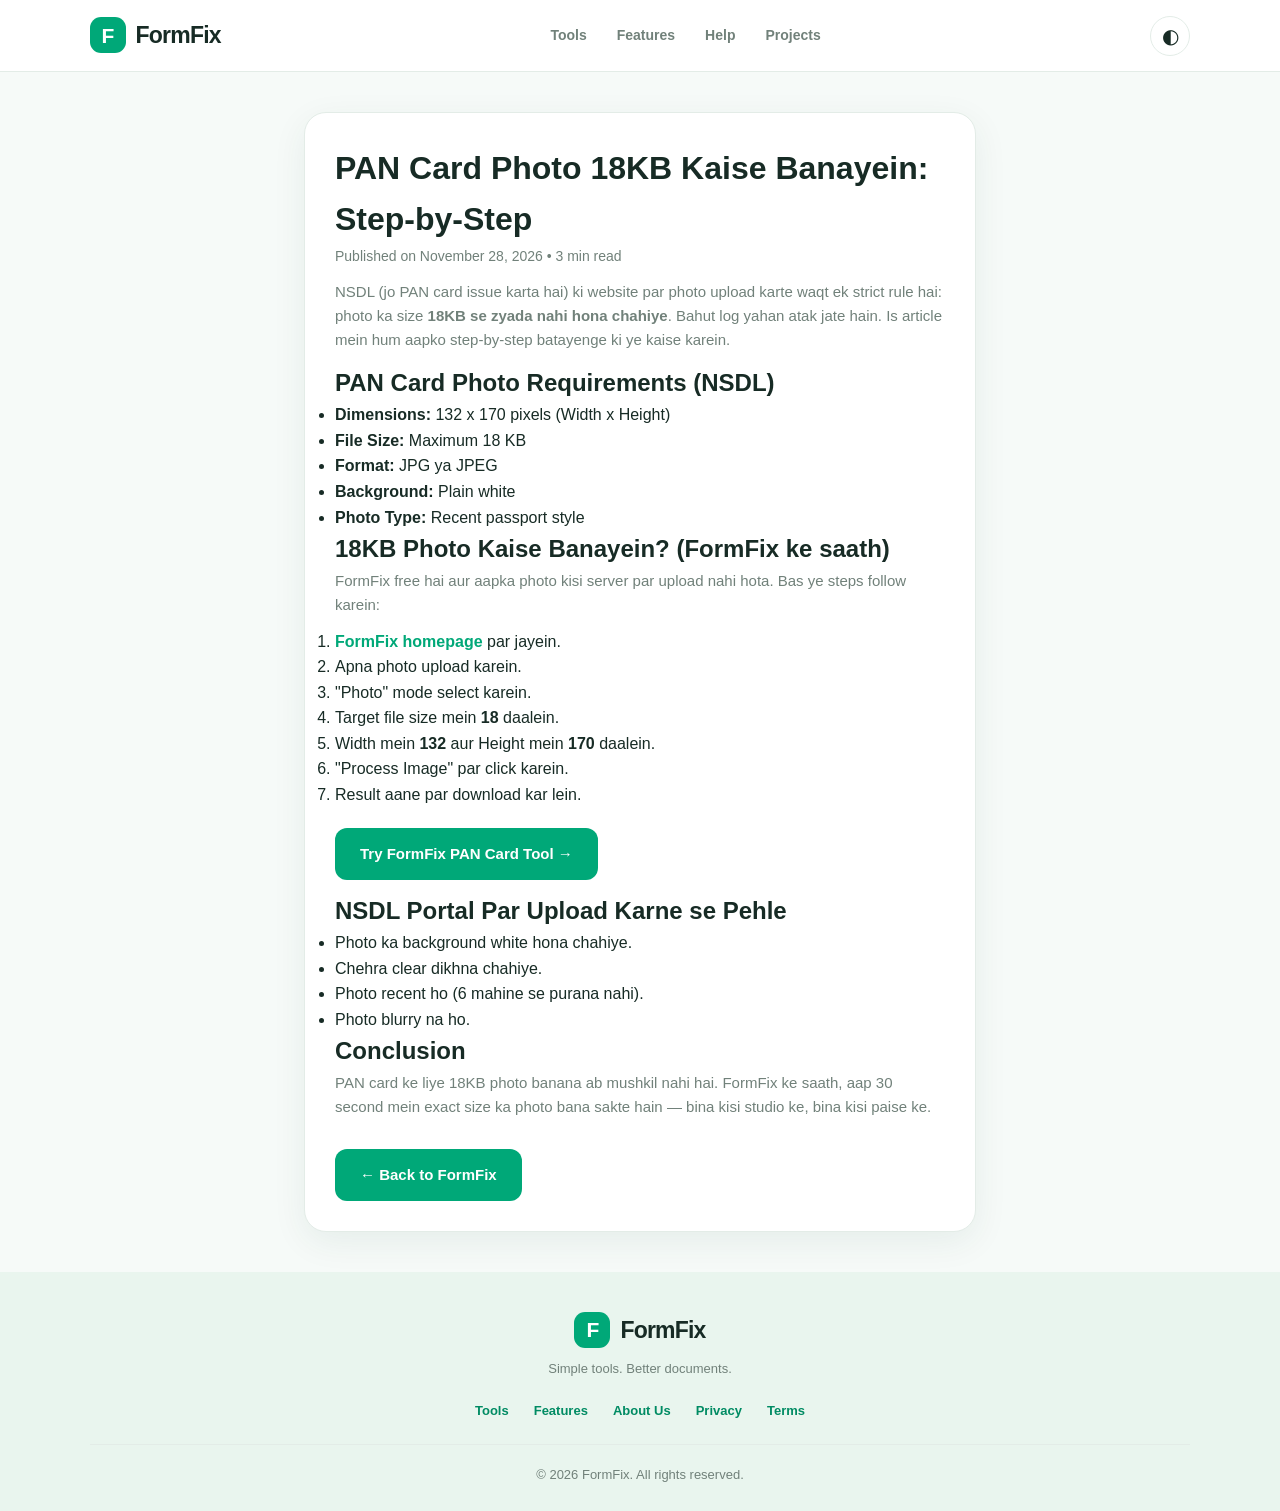
<file: pan-card-photo-18kb.html>
<!DOCTYPE html>
<html lang="en">
<head>
  <meta charset="UTF-8">
  <meta name="viewport" content="width=device-width, initial-scale=1.0">
  <meta name="theme-color" content="#00a878">
  <meta name="description" content="Learn how to resize your photo to exactly 18KB for NSDL PAN card application. Step-by-step guide with dimensions and format requirements.">
  <title>PAN Card Photo 18KB Kaise Banayein: Step-by-Step - FormFix</title>
  
  <link rel="icon" type="image/png" href="favicon.png">
  <link rel="manifest" href="manifest.json">
  <link rel="stylesheet" href="style.css">
  
  <script type="application/ld+json">
  {
    "@context": "https://schema.org",
    "@type": "Article",
    "headline": "PAN Card Photo 18KB Kaise Banayein: Step-by-Step",
    "description": "Learn how to resize your photo to exactly 18KB for NSDL PAN card application.",
    "author": {
      "@type": "Organization",
      "name": "FormFix"
    },
    "datePublished": "2026-11-28",
    "dateModified": "2026-11-28"
  }
  </script>
</head>
<body>

  <header class="header">
    <a href="/" class="logo">
      <span class="logo-icon">F</span>
      <span>FormFix</span>
    </a>
    <nav class="navigation">
      <a href="/#tools">Tools</a>
      <a href="/#exam-tools">Features</a>
      <a href="/#support">Help</a>
      <a href="/#projects">Projects</a>
    </nav>
    <button id="themeToggle" class="theme-btn" type="button" aria-label="Toggle theme">◐</button>
  </header>

  <main class="main-tool" style="max-width: 800px; margin: 40px auto; padding: 0 5%;">
    <div class="tool-card about-card">
      <h1>PAN Card Photo 18KB Kaise Banayein: Step-by-Step</h1>
      <p style="color: var(--muted); font-size: 14px;">Published on November 28, 2026 • 3 min read</p>

      <p>NSDL (jo PAN card issue karta hai) ki website par photo upload karte waqt ek strict rule hai: photo ka size <strong>18KB se zyada nahi hona chahiye</strong>. Bahut log yahan atak jate hain. Is article mein hum aapko step-by-step batayenge ki ye kaise karein.</p>

      <h2>PAN Card Photo Requirements (NSDL)</h2>
      <ul>
        <li><strong>Dimensions:</strong> 132 x 170 pixels (Width x Height)</li>
        <li><strong>File Size:</strong> Maximum 18 KB</li>
        <li><strong>Format:</strong> JPG ya JPEG</li>
        <li><strong>Background:</strong> Plain white</li>
        <li><strong>Photo Type:</strong> Recent passport style</li>
      </ul>

      <h2>18KB Photo Kaise Banayein? (FormFix ke saath)</h2>
      <p>FormFix free hai aur aapka photo kisi server par upload nahi hota. Bas ye steps follow karein:</p>
      <ol>
        <li><a href="/" style="color: var(--primary); font-weight: 600;">FormFix homepage</a> par jayein.</li>
        <li>Apna photo upload karein.</li>
        <li>"Photo" mode select karein.</li>
        <li>Target file size mein <strong>18</strong> daalein.</li>
        <li>Width mein <strong>132</strong> aur Height mein <strong>170</strong> daalein.</li>
        <li>"Process Image" par click karein.</li>
        <li>Result aane par download kar lein.</li>
      </ol>

      <p style="margin-top: 20px;">
        <a href="/#tools" class="primary-btn">Try FormFix PAN Card Tool →</a>
      </p>

      <h2>NSDL Portal Par Upload Karne se Pehle</h2>
      <ul>
        <li>Photo ka background white hona chahiye.</li>
        <li>Chehra clear dikhna chahiye.</li>
        <li>Photo recent ho (6 mahine se purana nahi).</li>
        <li>Photo blurry na ho.</li>
      </ul>

      <h2>Conclusion</h2>
      <p>PAN card ke liye 18KB photo banana ab mushkil nahi hai. FormFix ke saath, aap 30 second mein exact size ka photo bana sakte hain — bina kisi studio ke, bina kisi paise ke.</p>

      <p style="margin-top: 30px;">
        <a href="/" class="primary-btn">← Back to FormFix</a>
      </p>
    </div>
  </main>

  <footer class="footer" style="margin-top: 40px;">
    <a href="/" class="logo">
      <span class="logo-icon">F</span>
      <span>FormFix</span>
    </a>
    <p>Simple tools. Better documents.</p>
    <div class="footer-links">
      <a href="/#tools">Tools</a>
      <a href="/#exam-tools">Features</a>
      <a href="/about.html">About Us</a>
      <a href="/privacy.html">Privacy</a>
      <a href="/terms.html">Terms</a>
    </div>
    <p class="copyright">© 2026 FormFix. All rights reserved.</p>
  </footer>

  <script>
    try { if (localStorage.getItem("formfix-theme") === "dark") document.body.classList.add("dark"); } catch {}
    document.getElementById("themeToggle").addEventListener("click", () => {
      document.body.classList.toggle("dark");
      try { localStorage.setItem("formfix-theme", document.body.classList.contains("dark") ? "dark" : "light"); } catch {}
    });
  </script>
</body>
</html>
</file>
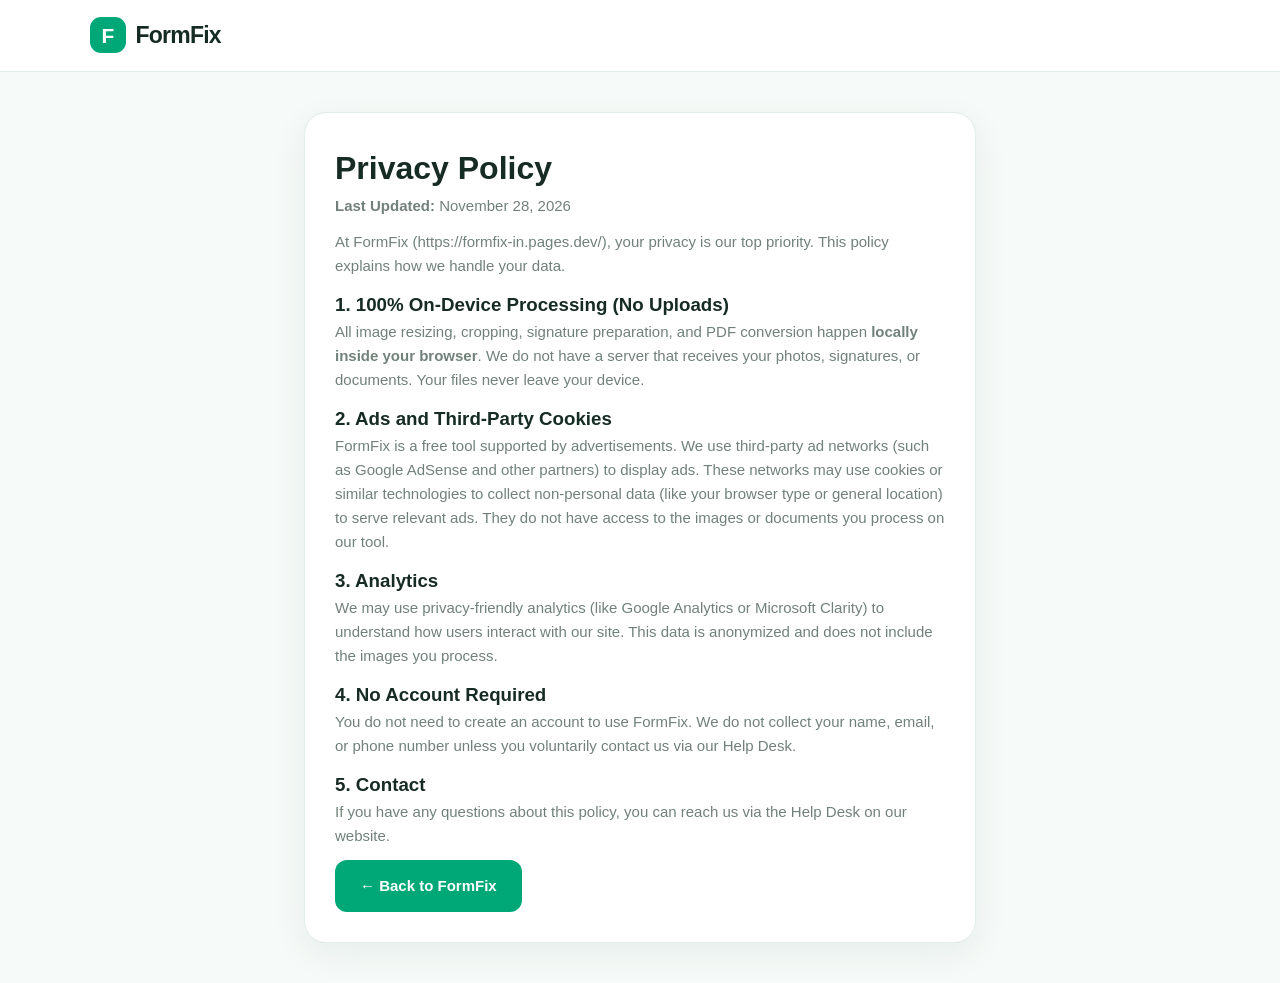
<file: privacy.html>
<!DOCTYPE html>
<html lang="en">
<head>
  <meta charset="UTF-8">
  <meta name="viewport" content="width=device-width, initial-scale=1.0">
  <title>Privacy Policy - FormFix</title>
  <link rel="stylesheet" href="style.css">
  <link rel="manifest" href="manifest.json">
</head>
<body>
  <header class="header">
    <a href="/" class="logo">
      <span class="logo-icon">F</span>
      <span>FormFix</span>
    </a>
  </header>

  <main class="main-tool" style="max-width: 800px; margin: 40px auto; padding: 0 5%;">
    <div class="tool-card about-card">
      <h1>Privacy Policy</h1>
      <p><strong>Last Updated:</strong> November 28, 2026</p>
      
      <p>At FormFix (https://formfix-in.pages.dev/), your privacy is our top priority. This policy explains how we handle your data.</p>

      <h3>1. 100% On-Device Processing (No Uploads)</h3>
      <p>All image resizing, cropping, signature preparation, and PDF conversion happen <strong>locally inside your browser</strong>. We do not have a server that receives your photos, signatures, or documents. Your files never leave your device.</p>

      <h3>2. Ads and Third-Party Cookies</h3>
      <p>FormFix is a free tool supported by advertisements. We use third-party ad networks (such as Google AdSense and other partners) to display ads. These networks may use cookies or similar technologies to collect non-personal data (like your browser type or general location) to serve relevant ads. They do not have access to the images or documents you process on our tool.</p>

      <h3>3. Analytics</h3>
      <p>We may use privacy-friendly analytics (like Google Analytics or Microsoft Clarity) to understand how users interact with our site. This data is anonymized and does not include the images you process.</p>

      <h3>4. No Account Required</h3>
      <p>You do not need to create an account to use FormFix. We do not collect your name, email, or phone number unless you voluntarily contact us via our Help Desk.</p>

      <h3>5. Contact</h3>
      <p>If you have any questions about this policy, you can reach us via the Help Desk on our website.</p>

      <p><a href="/" class="primary-btn">← Back to FormFix</a></p>
    </div>
  </main>
</body>
</html>
</file>
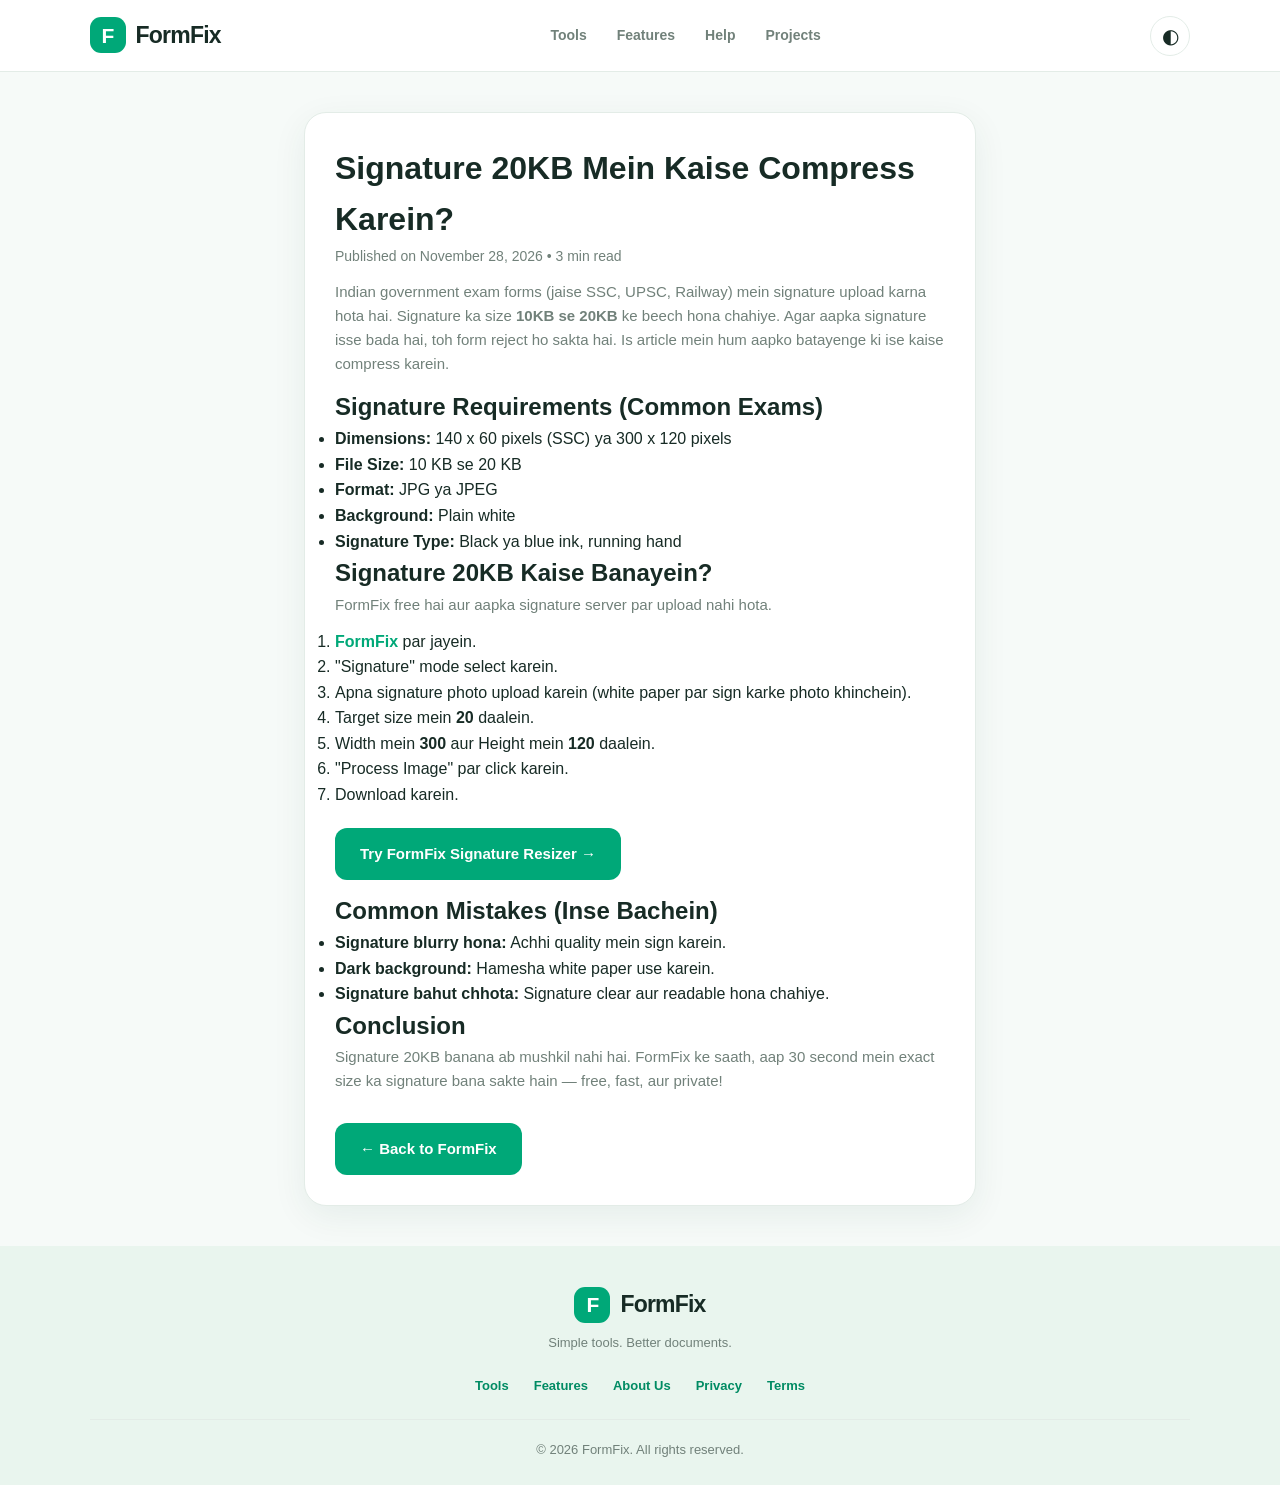
<file: signature-20kb-guide.html>
<!DOCTYPE html>
<html lang="en">
<head>
  <meta charset="UTF-8">
  <meta name="viewport" content="width=device-width, initial-scale=1.0">
  <meta name="theme-color" content="#00a878">
  <meta name="description" content="Learn how to compress your signature to 20KB for Indian government exam forms. Step-by-step guide with exact dimensions.">
  <title>Signature 20KB Mein Kaise Compress Karein? - FormFix</title>
  
  <link rel="icon" type="image/png" href="favicon.png">
  <link rel="manifest" href="manifest.json">
  <link rel="stylesheet" href="style.css">
  
  <script type="application/ld+json">
  {
    "@context": "https://schema.org",
    "@type": "Article",
    "headline": "Signature 20KB Mein Kaise Compress Karein?",
    "description": "Learn how to compress your signature to 20KB for Indian government exam forms.",
    "author": {
      "@type": "Organization",
      "name": "FormFix"
    },
    "datePublished": "2026-11-28",
    "dateModified": "2026-11-28"
  }
  </script>
</head>
<body>

  <header class="header">
    <a href="/" class="logo">
      <span class="logo-icon">F</span>
      <span>FormFix</span>
    </a>
    <nav class="navigation">
      <a href="/#tools">Tools</a>
      <a href="/#exam-tools">Features</a>
      <a href="/#support">Help</a>
      <a href="/#projects">Projects</a>
    </nav>
    <button id="themeToggle" class="theme-btn" type="button" aria-label="Toggle theme">◐</button>
  </header>

  <main class="main-tool" style="max-width: 800px; margin: 40px auto; padding: 0 5%;">
    <div class="tool-card about-card">
      <h1>Signature 20KB Mein Kaise Compress Karein?</h1>
      <p style="color: var(--muted); font-size: 14px;">Published on November 28, 2026 • 3 min read</p>

      <p>Indian government exam forms (jaise SSC, UPSC, Railway) mein signature upload karna hota hai. Signature ka size <strong>10KB se 20KB</strong> ke beech hona chahiye. Agar aapka signature isse bada hai, toh form reject ho sakta hai. Is article mein hum aapko batayenge ki ise kaise compress karein.</p>

      <h2>Signature Requirements (Common Exams)</h2>
      <ul>
        <li><strong>Dimensions:</strong> 140 x 60 pixels (SSC) ya 300 x 120 pixels</li>
        <li><strong>File Size:</strong> 10 KB se 20 KB</li>
        <li><strong>Format:</strong> JPG ya JPEG</li>
        <li><strong>Background:</strong> Plain white</li>
        <li><strong>Signature Type:</strong> Black ya blue ink, running hand</li>
      </ul>

      <h2>Signature 20KB Kaise Banayein?</h2>
      <p>FormFix free hai aur aapka signature server par upload nahi hota.</p>
      <ol>
        <li><a href="/" style="color: var(--primary); font-weight: 600;">FormFix</a> par jayein.</li>
        <li>"Signature" mode select karein.</li>
        <li>Apna signature photo upload karein (white paper par sign karke photo khinchein).</li>
        <li>Target size mein <strong>20</strong> daalein.</li>
        <li>Width mein <strong>300</strong> aur Height mein <strong>120</strong> daalein.</li>
        <li>"Process Image" par click karein.</li>
        <li>Download karein.</li>
      </ol>

      <p style="margin-top: 20px;">
        <a href="/#tools" class="primary-btn">Try FormFix Signature Resizer →</a>
      </p>

      <h2>Common Mistakes (Inse Bachein)</h2>
      <ul>
        <li><strong>Signature blurry hona:</strong> Achhi quality mein sign karein.</li>
        <li><strong>Dark background:</strong> Hamesha white paper use karein.</li>
        <li><strong>Signature bahut chhota:</strong> Signature clear aur readable hona chahiye.</li>
      </ul>

      <h2>Conclusion</h2>
      <p>Signature 20KB banana ab mushkil nahi hai. FormFix ke saath, aap 30 second mein exact size ka signature bana sakte hain — free, fast, aur private!</p>

      <p style="margin-top: 30px;">
        <a href="/" class="primary-btn">← Back to FormFix</a>
      </p>
    </div>
  </main>

  <footer class="footer" style="margin-top: 40px;">
    <a href="/" class="logo">
      <span class="logo-icon">F</span>
      <span>FormFix</span>
    </a>
    <p>Simple tools. Better documents.</p>
    <div class="footer-links">
      <a href="/#tools">Tools</a>
      <a href="/#exam-tools">Features</a>
      <a href="/about.html">About Us</a>
      <a href="/privacy.html">Privacy</a>
      <a href="/terms.html">Terms</a>
    </div>
    <p class="copyright">© 2026 FormFix. All rights reserved.</p>
  </footer>

  <script>
    try { if (localStorage.getItem("formfix-theme") === "dark") document.body.classList.add("dark"); } catch {}
    document.getElementById("themeToggle").addEventListener("click", () => {
      document.body.classList.toggle("dark");
      try { localStorage.setItem("formfix-theme", document.body.classList.contains("dark") ? "dark" : "light"); } catch {}
    });
  </script>
</body>
</html>
</file>
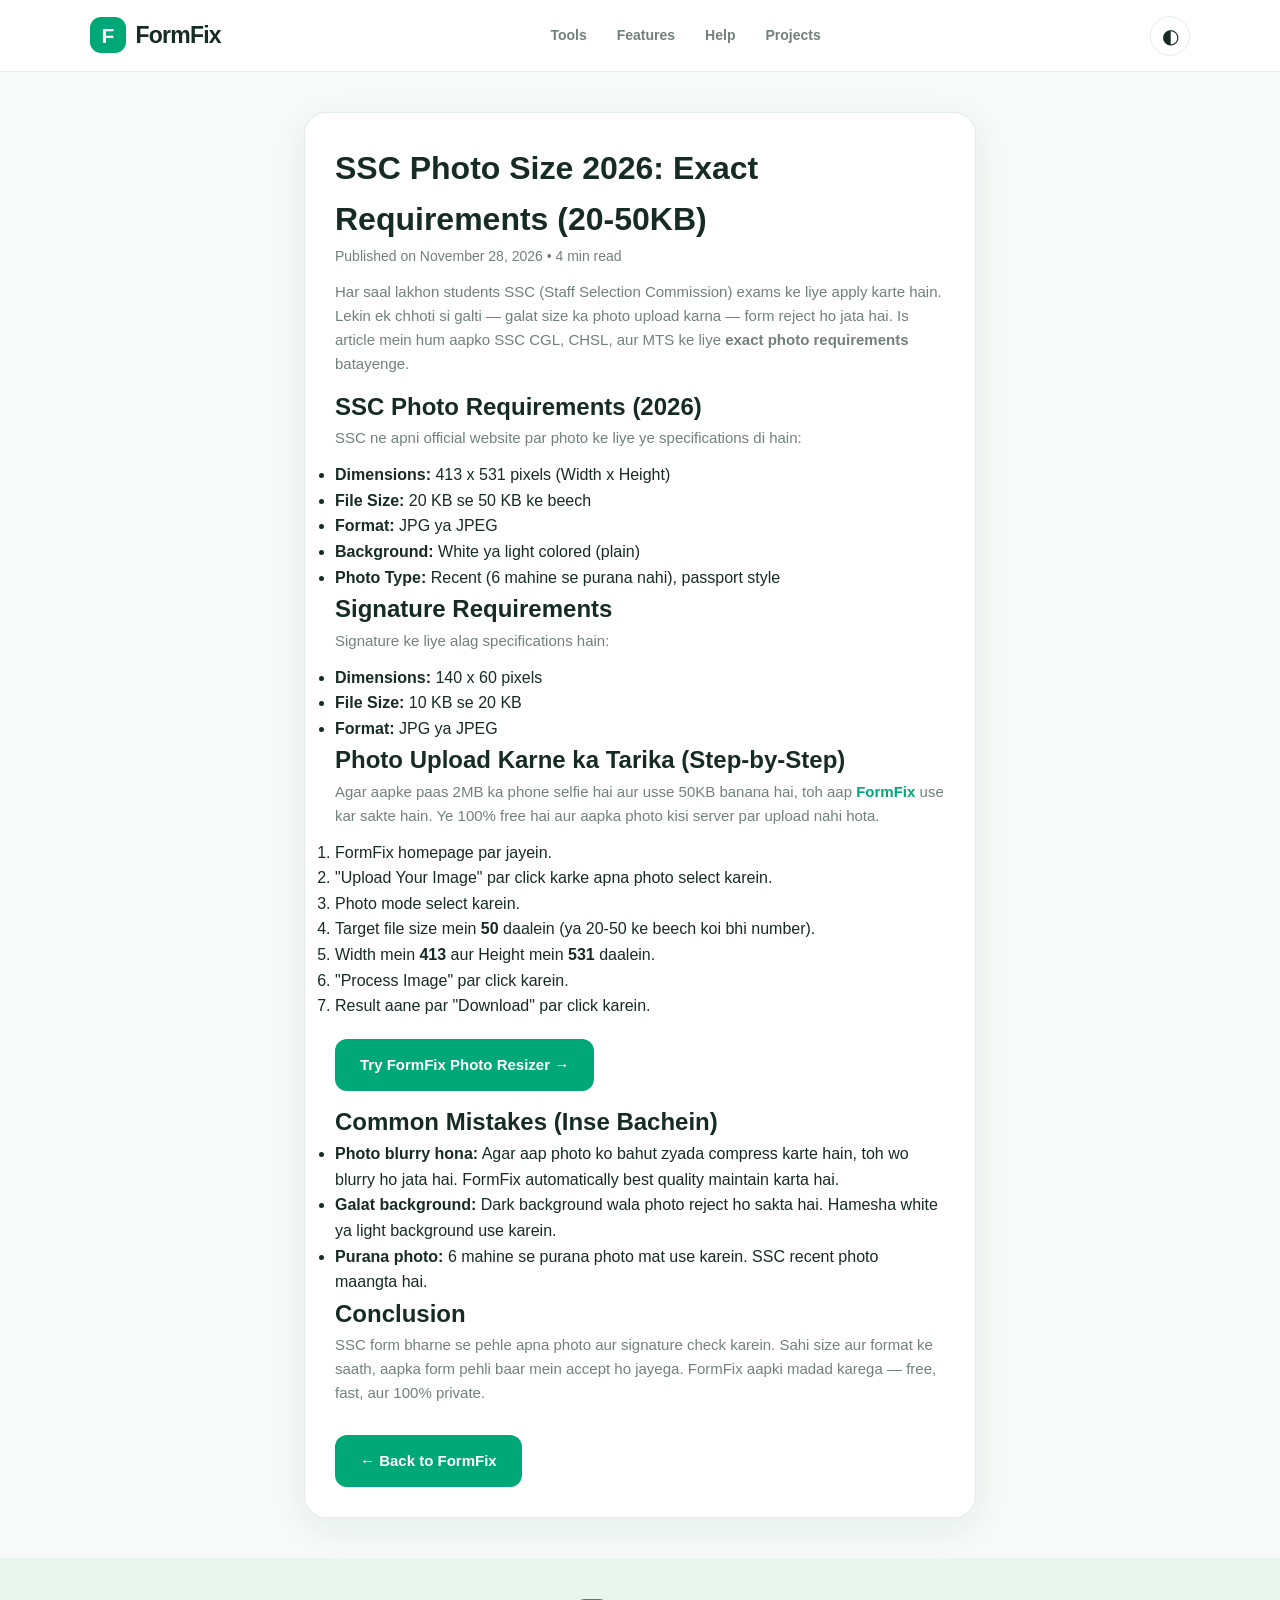
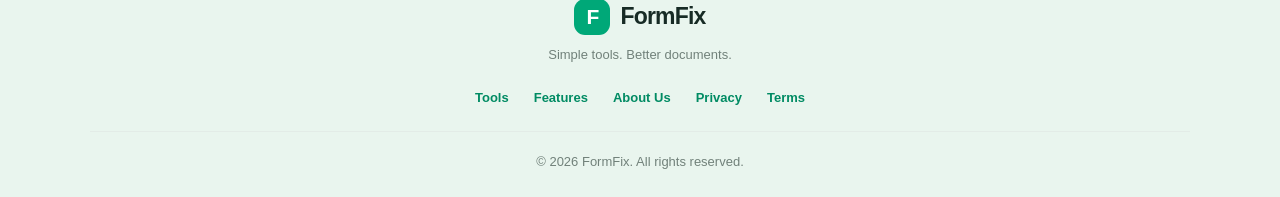
<file: ssc-photo-size-2026.html>
<!DOCTYPE html>
<html lang="en">
<head>
  <meta charset="UTF-8">
  <meta name="viewport" content="width=device-width, initial-scale=1.0">
  <meta name="theme-color" content="#00a878">
  <meta name="description" content="SSC CGL, CHSL, MTS photo size requirements 2026. Learn the exact dimensions (413x531 px), file size (20-50KB), and how to resize your photo for SSC forms.">
  <title>SSC Photo Size 2026: Exact Requirements (20-50KB) - FormFix</title>
  
  <link rel="icon" type="image/png" href="favicon.png">
  <link rel="manifest" href="manifest.json">
  <link rel="stylesheet" href="style.css">
  
  <!-- Article Schema -->
  <script type="application/ld+json">
  {
    "@context": "https://schema.org",
    "@type": "Article",
    "headline": "SSC Photo Size 2026: Exact Requirements (20-50KB)",
    "description": "Learn the exact photo size requirements for SSC CGL, CHSL, and MTS exams in 2026.",
    "author": {
      "@type": "Organization",
      "name": "FormFix"
    },
    "datePublished": "2026-11-28",
    "dateModified": "2026-11-28"
  }
  </script>
</head>
<body>

  <!-- HEADER -->
  <header class="header">
    <a href="/" class="logo">
      <span class="logo-icon">F</span>
      <span>FormFix</span>
    </a>
    <nav class="navigation">
      <a href="/#tools">Tools</a>
      <a href="/#exam-tools">Features</a>
      <a href="/#support">Help</a>
      <a href="/#projects">Projects</a>
    </nav>
    <button id="themeToggle" class="theme-btn" type="button" aria-label="Toggle theme">◐</button>
  </header>

  <main class="main-tool" style="max-width: 800px; margin: 40px auto; padding: 0 5%;">
    <div class="tool-card about-card">
      <h1>SSC Photo Size 2026: Exact Requirements (20-50KB)</h1>
      <p style="color: var(--muted); font-size: 14px;">Published on November 28, 2026 • 4 min read</p>

      <p>Har saal lakhon students SSC (Staff Selection Commission) exams ke liye apply karte hain. Lekin ek chhoti si galti — galat size ka photo upload karna — form reject ho jata hai. Is article mein hum aapko SSC CGL, CHSL, aur MTS ke liye <strong>exact photo requirements</strong> batayenge.</p>

      <h2>SSC Photo Requirements (2026)</h2>
      <p>SSC ne apni official website par photo ke liye ye specifications di hain:</p>
      <ul>
        <li><strong>Dimensions:</strong> 413 x 531 pixels (Width x Height)</li>
        <li><strong>File Size:</strong> 20 KB se 50 KB ke beech</li>
        <li><strong>Format:</strong> JPG ya JPEG</li>
        <li><strong>Background:</strong> White ya light colored (plain)</li>
        <li><strong>Photo Type:</strong> Recent (6 mahine se purana nahi), passport style</li>
      </ul>

      <h2>Signature Requirements</h2>
      <p>Signature ke liye alag specifications hain:</p>
      <ul>
        <li><strong>Dimensions:</strong> 140 x 60 pixels</li>
        <li><strong>File Size:</strong> 10 KB se 20 KB</li>
        <li><strong>Format:</strong> JPG ya JPEG</li>
      </ul>

      <h2>Photo Upload Karne ka Tarika (Step-by-Step)</h2>
      <p>Agar aapke paas 2MB ka phone selfie hai aur usse 50KB banana hai, toh aap <a href="/" style="color: var(--primary); font-weight: 600;">FormFix</a> use kar sakte hain. Ye 100% free hai aur aapka photo kisi server par upload nahi hota.</p>
      <ol>
        <li>FormFix homepage par jayein.</li>
        <li>"Upload Your Image" par click karke apna photo select karein.</li>
        <li>Photo mode select karein.</li>
        <li>Target file size mein <strong>50</strong> daalein (ya 20-50 ke beech koi bhi number).</li>
        <li>Width mein <strong>413</strong> aur Height mein <strong>531</strong> daalein.</li>
        <li>"Process Image" par click karein.</li>
        <li>Result aane par "Download" par click karein.</li>
      </ol>

      <p style="margin-top: 20px;">
        <a href="/#tools" class="primary-btn">Try FormFix Photo Resizer →</a>
      </p>

      <h2>Common Mistakes (Inse Bachein)</h2>
      <ul>
        <li><strong>Photo blurry hona:</strong> Agar aap photo ko bahut zyada compress karte hain, toh wo blurry ho jata hai. FormFix automatically best quality maintain karta hai.</li>
        <li><strong>Galat background:</strong> Dark background wala photo reject ho sakta hai. Hamesha white ya light background use karein.</li>
        <li><strong>Purana photo:</strong> 6 mahine se purana photo mat use karein. SSC recent photo maangta hai.</li>
      </ul>

      <h2>Conclusion</h2>
      <p>SSC form bharne se pehle apna photo aur signature check karein. Sahi size aur format ke saath, aapka form pehli baar mein accept ho jayega. FormFix aapki madad karega — free, fast, aur 100% private.</p>

      <p style="margin-top: 30px;">
        <a href="/" class="primary-btn">← Back to FormFix</a>
      </p>
    </div>
  </main>

  <!-- FOOTER -->
  <footer class="footer" style="margin-top: 40px;">
    <a href="/" class="logo">
      <span class="logo-icon">F</span>
      <span>FormFix</span>
    </a>
    <p>Simple tools. Better documents.</p>
    <div class="footer-links">
      <a href="/#tools">Tools</a>
      <a href="/#exam-tools">Features</a>
      <a href="/about.html">About Us</a>
      <a href="/privacy.html">Privacy</a>
      <a href="/terms.html">Terms</a>
    </div>
    <p class="copyright">© 2026 FormFix. All rights reserved.</p>
  </footer>

  <script>
    try { if (localStorage.getItem("formfix-theme") === "dark") document.body.classList.add("dark"); } catch {}
    document.getElementById("themeToggle").addEventListener("click", () => {
      document.body.classList.toggle("dark");
      try { localStorage.setItem("formfix-theme", document.body.classList.contains("dark") ? "dark" : "light"); } catch {}
    });
  </script>
</body>
</html>
</file>
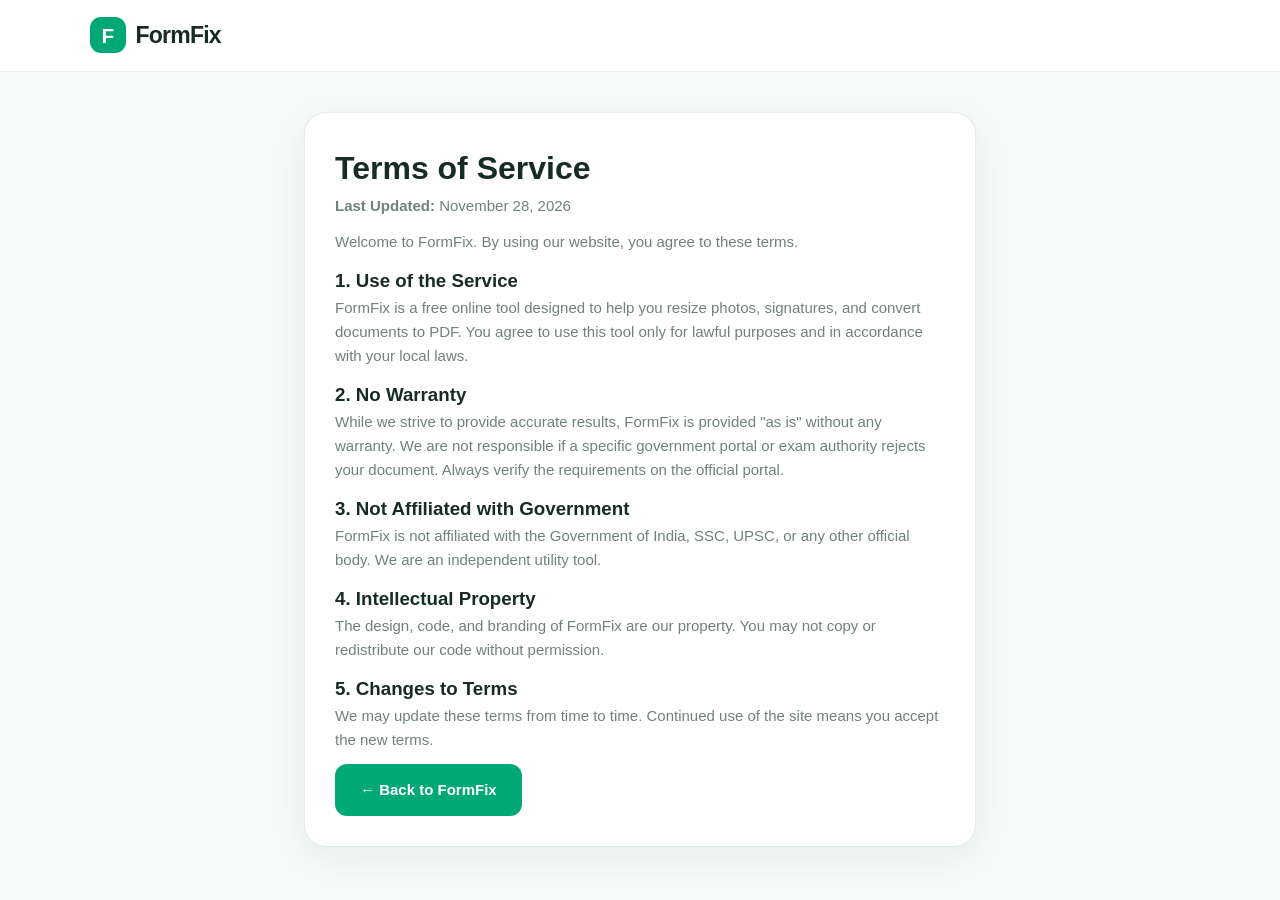
<file: terms.html>
<!DOCTYPE html>
<html lang="en">
<head>
  <meta charset="UTF-8">
  <meta name="viewport" content="width=device-width, initial-scale=1.0">
  <title>Terms of Service - FormFix</title>
  <link rel="stylesheet" href="style.css">
  <link rel="manifest" href="manifest.json">
</head>
<body>
  <header class="header">
    <a href="/" class="logo">
      <span class="logo-icon">F</span>
      <span>FormFix</span>
    </a>
  </header>

  <main class="main-tool" style="max-width: 800px; margin: 40px auto; padding: 0 5%;">
    <div class="tool-card about-card">
      <h1>Terms of Service</h1>
      <p><strong>Last Updated:</strong> November 28, 2026</p>
      
      <p>Welcome to FormFix. By using our website, you agree to these terms.</p>

      <h3>1. Use of the Service</h3>
      <p>FormFix is a free online tool designed to help you resize photos, signatures, and convert documents to PDF. You agree to use this tool only for lawful purposes and in accordance with your local laws.</p>

      <h3>2. No Warranty</h3>
      <p>While we strive to provide accurate results, FormFix is provided "as is" without any warranty. We are not responsible if a specific government portal or exam authority rejects your document. Always verify the requirements on the official portal.</p>

      <h3>3. Not Affiliated with Government</h3>
      <p>FormFix is not affiliated with the Government of India, SSC, UPSC, or any other official body. We are an independent utility tool.</p>

      <h3>4. Intellectual Property</h3>
      <p>The design, code, and branding of FormFix are our property. You may not copy or redistribute our code without permission.</p>

      <h3>5. Changes to Terms</h3>
      <p>We may update these terms from time to time. Continued use of the site means you accept the new terms.</p>

      <p><a href="/" class="primary-btn">← Back to FormFix</a></p>
    </div>
  </main>
</body>
</html>
</file>
<file: style.css>
/* ==============================
   FORMFIX - MINT GREEN DESIGN
================================ */

:root {
  --primary: #00a878;
  --primary-dark: #008b63;
  --primary-light: #e4f8ef;
  --background: #f6faf8;
  --surface: #ffffff;
  --text: #172b25;
  --muted: #71817a;
  --border: #e3ece7;
  --shadow: 0 10px 35px rgba(17, 77, 53, 0.07);
}

* {
  margin: 0;
  padding: 0;
  box-sizing: border-box;
}

html {
  scroll-behavior: smooth;
  scroll-padding-top: 85px;
}

body {
  font-family: Arial, Helvetica, sans-serif;
  background: var(--background);
  color: var(--text);
  line-height: 1.6;
  transition: background 0.25s, color 0.25s;
  overflow-x: hidden;
}

[hidden] {
  display: none !important;
}

a {
  text-decoration: none;
  color: inherit;
}

button,
input,
select {
  font: inherit;
}

button {
  cursor: pointer;
}


/* HEADER */

.header {
  width: 100%;
  min-height: 72px;
  padding: 12px 7%;
  background: rgba(255, 255, 255, 0.95);
  border-bottom: 1px solid var(--border);
  display: flex;
  align-items: center;
  justify-content: space-between;
  gap: 20px;
  position: sticky;
  top: 0;
  z-index: 100;
  backdrop-filter: blur(12px);
}

.logo {
  display: flex;
  align-items: center;
  gap: 10px;
  font-size: 23px;
  font-weight: 800;
  letter-spacing: -0.8px;
}

.logo-icon {
  width: 36px;
  height: 36px;
  border-radius: 11px;
  background: var(--primary);
  color: white;
  display: grid;
  place-items: center;
  font-size: 21px;
  font-weight: 800;
}

.navigation {
  display: flex;
  align-items: center;
  gap: 30px;
}

.navigation a {
  font-size: 14px;
  font-weight: 600;
  color: var(--muted);
  transition: color 0.2s;
}

.navigation a:hover {
  color: var(--primary);
}

.theme-btn {
  width: 40px;
  height: 40px;
  border: 1px solid var(--border);
  border-radius: 50%;
  background: var(--surface);
  color: var(--text);
  font-size: 20px;
}


/* HERO */

.hero {
  padding: 90px 20px 85px;
  text-align: center;
  background:
    radial-gradient(circle at 50% 0%, #d6f8e8 0%, transparent 65%),
    var(--background);
}

.hero-tag,
.eyebrow {
  color: var(--primary-dark);
  font-size: 12px;
  font-weight: 800;
  letter-spacing: 2px;
}

.hero h1 {
  font-size: clamp(36px, 6vw, 64px);
  line-height: 1.15;
  letter-spacing: -2px;
  margin: 20px 0;
}

.hero h1 span {
  color: var(--primary);
}

.hero p {
  max-width: 560px;
  margin: 0 auto 28px;
  color: var(--muted);
  font-size: 16px;
}


/* BUTTONS */

.primary-btn {
  display: inline-flex;
  justify-content: center;
  align-items: center;
  gap: 8px;
  padding: 14px 25px;
  border: none;
  border-radius: 12px;
  background: var(--primary);
  color: white;
  font-weight: 700;
  font-size: 15px;
  transition: 0.2s;
}

.primary-btn:hover {
  background: var(--primary-dark);
  transform: translateY(-2px);
}

.primary-btn:focus-visible,
button:focus-visible,
a:focus-visible,
input:focus-visible,
select:focus-visible {
  outline: 3px solid rgba(0, 168, 120, 0.35);
  outline-offset: 3px;
}

.secondary-btn {
  flex: 1 1 180px;
  padding: 14px 20px;
  border: 1px solid var(--border);
  border-radius: 12px;
  background: var(--background);
  color: var(--text);
  font-weight: 700;
  transition: 0.2s;
  cursor: pointer;
}

.secondary-btn:hover {
  border-color: var(--primary);
  color: var(--primary-dark);
}


/* SECTION HEADINGS */

.section-heading {
  text-align: center;
  margin-bottom: 35px;
}

.section-heading h2 {
  font-size: clamp(25px, 4vw, 36px);
  margin: 8px 0;
  letter-spacing: -1px;
}

.section-heading p {
  color: var(--muted);
  font-size: 14px;
}


/* MAIN TOOL */

.main-tool,
.extra-tools,
.projects-section {
  padding: 75px 7%;
}

.tool-card {
  max-width: 720px;
  margin: auto;
  padding: 30px;
  border: 1px solid var(--border);
  border-radius: 22px;
  background: var(--surface);
  box-shadow: var(--shadow);
}

.mode-tabs {
  display: flex;
  padding: 5px;
  background: var(--background);
  border-radius: 12px;
  margin-bottom: 25px;
}

.mode-btn {
  flex: 1;
  border: none;
  border-radius: 9px;
  padding: 12px;
  background: transparent;
  color: var(--muted);
  font-weight: 700;
}

.mode-btn.active {
  background: var(--primary);
  color: white;
}


/* UPLOAD AREA */

.upload-area {
  min-height: 190px;
  padding: 25px 15px;
  border: 2px dashed #9bdcc0;
  border-radius: 16px;
  background: #f3fcf7;
  display: flex;
  flex-direction: column;
  justify-content: center;
  align-items: center;
  gap: 7px;
  cursor: pointer;
  text-align: center;
  transition: 0.2s;
}

.upload-area:hover {
  border-color: var(--primary);
  background: var(--primary-light);
}

.upload-icon {
  width: 48px;
  height: 48px;
  display: grid;
  place-items: center;
  border-radius: 50%;
  background: #d9f5e7;
  color: var(--primary-dark);
  font-size: 30px;
}

.upload-area strong {
  font-size: 17px;
}

.upload-area span {
  color: var(--muted);
  font-size: 13px;
}

.upload-area .upload-hint {
  color: var(--primary-dark);
  font-size: 12px;
  font-weight: 600;
}

.file-info {
  margin-top: 15px;
  padding: 12px;
  background: var(--primary-light);
  border-radius: 10px;
  display: flex;
  justify-content: space-between;
  gap: 10px;
  overflow-wrap: anywhere;
}

.file-info button {
  border: none;
  background: transparent;
  color: #d33b3b;
  font-weight: 700;
}


/* INPUT SETTINGS */

.settings {
  display: grid;
  grid-template-columns: repeat(2, 1fr);
  gap: 18px;
  margin: 25px 0;
}

.field {
  display: flex;
  flex-direction: column;
  gap: 8px;
}

.field label {
  font-size: 13px;
  font-weight: 700;
}

.field input,
.field select {
  width: 100%;
  min-height: 46px;
  padding: 10px 12px;
  border: 1px solid var(--border);
  border-radius: 10px;
  background: var(--background);
  color: var(--text);
  outline: none;
}

.field input:focus,
.field select:focus {
  border-color: var(--primary);
}

.full-field {
  grid-column: 1 / -1;
}

.slate-row {
  display: flex;
  gap: 10px;
  flex-wrap: wrap;
}

.slate-row input {
  flex: 1 1 200px;
}

.process-btn {
  width: 100%;
  min-height: 50px;
  margin-top: 5px;
}

.status-message {
  min-height: 22px;
  margin-top: 12px;
  color: var(--primary-dark);
  font-size: 13px;
  text-align: center;
}


/* RESULT */

.result-panel {
  margin-top: 25px;
  padding-top: 25px;
  border-top: 1px solid var(--border);
  text-align: center;
}

.result-panel h3 {
  margin-bottom: 18px;
}

.result-panel img {
  display: block;
  max-width: 100%;
  max-height: 350px;
  object-fit: contain;
  margin: 0 auto 18px;
  border-radius: 12px;
  background: var(--background);
}

.result-details {
  margin-bottom: 20px;
  color: var(--muted);
  font-size: 14px;
}

.result-details strong {
  color: var(--text);
}


/* QUICK KB CHIPS */

.quick-kb-row {
  display: flex;
  align-items: center;
  flex-wrap: wrap;
  gap: 8px;
  margin-bottom: 18px;
  font-size: 13px;
  color: var(--muted);
  font-weight: 600;
}

.kb-chip {
  padding: 6px 12px;
  border-radius: 999px;
  border: 1px solid var(--border);
  background: var(--background);
  color: var(--text);
  font-size: 12px;
  font-weight: 700;
  transition: 0.2s;
}

.kb-chip:hover {
  border-color: var(--primary);
  color: var(--primary);
}


/* FEATURE CARDS (ab <a> / .static) */

.tools-grid {
  display: grid;
  grid-template-columns: repeat(3, 1fr);
  gap: 20px;
}

.feature-card {
  display: block;
  padding: 25px;
  border: 1px solid var(--border);
  border-radius: 17px;
  background: var(--surface);
  transition: 0.2s;
  text-align: left;
  width: 100%;
  color: inherit;
  text-decoration: none;
}

.feature-card:hover {
  transform: translateY(-5px);
  border-color: #9bdcc0;
  box-shadow: var(--shadow);
}

.feature-card.static {
  cursor: default;
}

.feature-card.static:hover {
  transform: none;
  border-color: var(--border);
  box-shadow: none;
}

.feature-icon {
  width: 48px;
  height: 48px;
  display: grid;
  place-items: center;
  border-radius: 13px;
  background: var(--primary-light);
  font-size: 23px;
  margin-bottom: 16px;
}

/* Naya structure: h3/p ki jagah span */
.feature-card .feature-title {
  display: block;
  font-size: 17px;
  font-weight: 700;
  margin-bottom: 8px;
  color: var(--text);
}

.feature-card .feature-desc {
  display: block;
  color: var(--muted);
  font-size: 13px;
  line-height: 1.5;
}

/* Purane h3/p ke liye fallback (agar koi purana HTML bacha ho) */
.feature-card h3 {
  font-size: 17px;
  margin-bottom: 8px;
}

.feature-card p {
  color: var(--muted);
  font-size: 13px;
}


/* OUR PROJECTS */

.projects-section {
  background: #edf8f2;
}

.projects-grid {
  display: grid;
  grid-template-columns: repeat(2, 1fr);
  gap: 20px;
  max-width: 950px;
  margin: auto;
}

.project-card {
  display: flex;
  align-items: flex-start;
  gap: 18px;
  padding: 25px;
  border: 1px solid var(--border);
  border-radius: 18px;
  background: var(--surface);
  transition: 0.2s;
}

.project-card:hover {
  transform: translateY(-4px);
  box-shadow: var(--shadow);
  border-color: #9bdcc0;
}

.project-icon {
  width: 55px;
  height: 55px;
  flex-shrink: 0;
  display: grid;
  place-items: center;
  border-radius: 15px;
  background: var(--primary-light);
  font-size: 27px;
}

.project-card h3 {
  font-size: 19px;
  margin-bottom: 5px;
}

.project-card p {
  color: var(--muted);
  font-size: 13px;
  margin-bottom: 12px;
}

.project-link {
  color: var(--primary-dark);
  font-size: 13px;
  font-weight: 800;
}


/* HELP DESK */

.help-btns {
  display: flex;
  gap: 10px;
  flex-wrap: wrap;
}

.help-btns .primary-btn {
  flex: 1 1 180px;
}


/* PAIN POINTS, ABOUT & FAQ */

.pain-grid {
  max-width: 920px;
  margin: 0 auto 26px;
  display: grid;
  grid-template-columns: repeat(3, 1fr);
  gap: 12px;
  text-align: left;
}

.pain-item {
  background: var(--surface);
  border: 1px solid var(--border);
  border-radius: 14px;
  padding: 14px 16px;
  font-size: 13px;
  color: var(--muted);
  box-shadow: var(--shadow);
}

.pain-item strong {
  color: var(--text);
}

.about-card p {
  color: var(--muted);
  font-size: 15px;
  margin-bottom: 12px;
}

.about-card p:last-child {
  margin-bottom: 0;
}

.faq-wrap {
  display: flex;
  flex-direction: column;
  gap: 12px;
}

.faq-box {
  border: 1px solid var(--border);
  border-radius: 12px;
  padding: 14px 16px;
  background: var(--background);
}

.faq-box summary {
  font-weight: 700;
  font-size: 15px;
  cursor: pointer;
  color: var(--text);
}

.faq-box p {
  margin-top: 10px;
  font-size: 14px;
  color: var(--muted);
}


/* BIG PROMO BANNER & 4-COLUMN DIRECTORY */

.promo-banner {
  max-width: 980px;
  margin: 0 auto 36px;
  padding: 32px;
  border-radius: 22px;
  background: var(--primary-light);
  border: 1px solid var(--border);
  display: grid;
  grid-template-columns: 1.3fr 1fr;
  gap: 24px;
  align-items: center;
}

.promo-text h2 {
  font-size: clamp(22px, 3vw, 30px);
  margin: 8px 0 12px;
  line-height: 1.2;
}

.promo-text p {
  color: var(--muted);
  font-size: 14px;
  margin-bottom: 20px;
}

.promo-btns {
  display: flex;
  gap: 10px;
  flex-wrap: wrap;
}

.promo-btns .primary-btn,
.promo-btns .secondary-btn {
  flex: 0 1 auto;
  text-align: center;
}

.promo-visual {
  display: flex;
  flex-direction: column;
  gap: 10px;
}

.mini-app-card {
  background: var(--surface);
  border: 1px solid var(--border);
  border-radius: 14px;
  padding: 14px 16px;
  display: flex;
  flex-direction: column;
  gap: 2px;
  box-shadow: var(--shadow);
}

.mini-app-card small {
  color: var(--muted);
  font-size: 12px;
}

.mega-directory {
  max-width: 980px;
  margin: 0 auto;
  padding: 28px;
  background: var(--surface);
  border: 1px solid var(--border);
  border-radius: 20px;
  display: grid;
  grid-template-columns: repeat(4, 1fr);
  gap: 22px;
}

.dir-col {
  display: flex;
  flex-direction: column;
  gap: 9px;
}

.dir-col h4 {
  font-size: 15px;
  margin-bottom: 4px;
  color: var(--text);
  display: flex;
  align-items: center;
  gap: 6px;
}

.dir-col a {
  font-size: 13px;
  color: var(--muted);
  transition: color 0.2s;
}

.dir-col a:hover {
  color: var(--primary);
}

.new-badge {
  font-size: 10px;
  background: var(--primary);
  color: #fff;
  padding: 2px 7px;
  border-radius: 999px;
  font-weight: 800;
}


/* PRIVACY */

.privacy-section {
  padding: 65px 20px;
  text-align: center;
}

.privacy-icon {
  font-size: 32px;
}

.privacy-section h2 {
  margin: 12px 0;
  font-size: 26px;
}

.privacy-section p {
  max-width: 570px;
  margin: auto;
  color: var(--muted);
  font-size: 14px;
}

.ad-disclosure {
  margin-top: 14px !important;
}

.ad-disclosure small {
  display: inline-block;
  max-width: 570px;
  font-size: 12px;
  color: var(--muted);
  opacity: 0.85;
  line-height: 1.5;
}


/* FOOTER */

.footer {
  padding: 40px 7% 25px;
  text-align: center;
  background: #e9f5ee;
}

.footer .logo {
  justify-content: center;
  margin-bottom: 10px;
}

.footer > p {
  color: var(--muted);
  font-size: 13px;
}

.footer-links {
  display: flex;
  justify-content: center;
  gap: 25px;
  margin: 22px 0;
  flex-wrap: wrap;
}

.footer-links a {
  color: var(--primary-dark);
  font-size: 13px;
  font-weight: 700;
}

.footer .copyright {
  padding-top: 20px;
  border-top: 1px solid var(--border);
}


/* DARK THEME */

body.dark {
  --background: #101b17;
  --surface: #192720;
  --text: #e9f5ee;
  --muted: #a3b7ac;
  --border: #2b4035;
  --primary-light: #203e30;
  --shadow: 0 10px 35px rgba(0, 0, 0, 0.2);
}

body.dark .header {
  background: rgba(25, 39, 32, 0.96);
}

body.dark .hero {
  background: radial-gradient(circle at 50% 0%, #244d39 0%, transparent 65%);
}

body.dark .upload-area {
  background: #20382c;
  border-color: #477e61;
}

body.dark .projects-section,
body.dark .footer {
  background: #14221a;
}

body.dark .mode-tabs {
  background: #101b17;
}

body.dark .field input,
body.dark .field select {
  background: #101b17;
}


/* TABLET */

@media (max-width: 900px) {
  .tools-grid {
    grid-template-columns: repeat(2, 1fr);
  }

  .navigation {
    gap: 16px;
  }

  .mega-directory {
    grid-template-columns: repeat(2, 1fr);
  }
}


/* MOBILE */

@media (max-width: 600px) {

  .header {
    padding: 12px 4%;
    min-height: 65px;
    gap: 10px;
  }

  .logo {
    font-size: 20px;
  }

  .logo-icon {
    width: 33px;
    height: 33px;
  }

  .navigation {
    gap: 11px;
  }

  .navigation a {
    font-size: 11px;
  }

  .theme-btn {
    width: 35px;
    height: 35px;
    flex-shrink: 0;
  }

  .hero {
    padding: 65px 18px;
  }

  .hero h1 {
    letter-spacing: -1px;
  }

  .hero p {
    font-size: 14px;
  }

  .main-tool,
  .extra-tools,
  .projects-section {
    padding: 55px 5%;
  }

  .tool-card {
    padding: 18px;
    border-radius: 16px;
  }

  .settings {
    grid-template-columns: 1fr;
    gap: 14px;
  }

  .full-field {
    grid-column: auto;
  }

  .tools-grid {
    grid-template-columns: 1fr;
    gap: 14px;
  }

  .feature-card {
    padding: 20px;
  }

  .projects-grid {
    grid-template-columns: 1fr;
  }

  .project-card {
    padding: 19px;
  }

  .footer-links {
    gap: 16px;
  }

  .mode-tabs {
    display: grid;
    grid-template-columns: repeat(2, 1fr);
    gap: 6px;
  }

  .mode-btn {
    padding: 11px 8px;
    font-size: 13px;
  }
}

@media (max-width: 760px) {
  .pain-grid {
    grid-template-columns: 1fr;
  }
}

@media (max-width: 820px) {
  .promo-banner {
    grid-template-columns: 1fr;
    padding: 22px;
  }
  .mega-directory {
    grid-template-columns: repeat(2, 1fr);
    padding: 20px;
  }
}

@media (max-width: 480px) {
  .mega-directory {
    grid-template-columns: 1fr;
  }
}

@media (max-width: 360px) {
  .navigation {
    gap: 7px;
  }

  .navigation a {
    font-size: 10px;
  }

  .logo {
    font-size: 17px;
  }
   }
</file>
